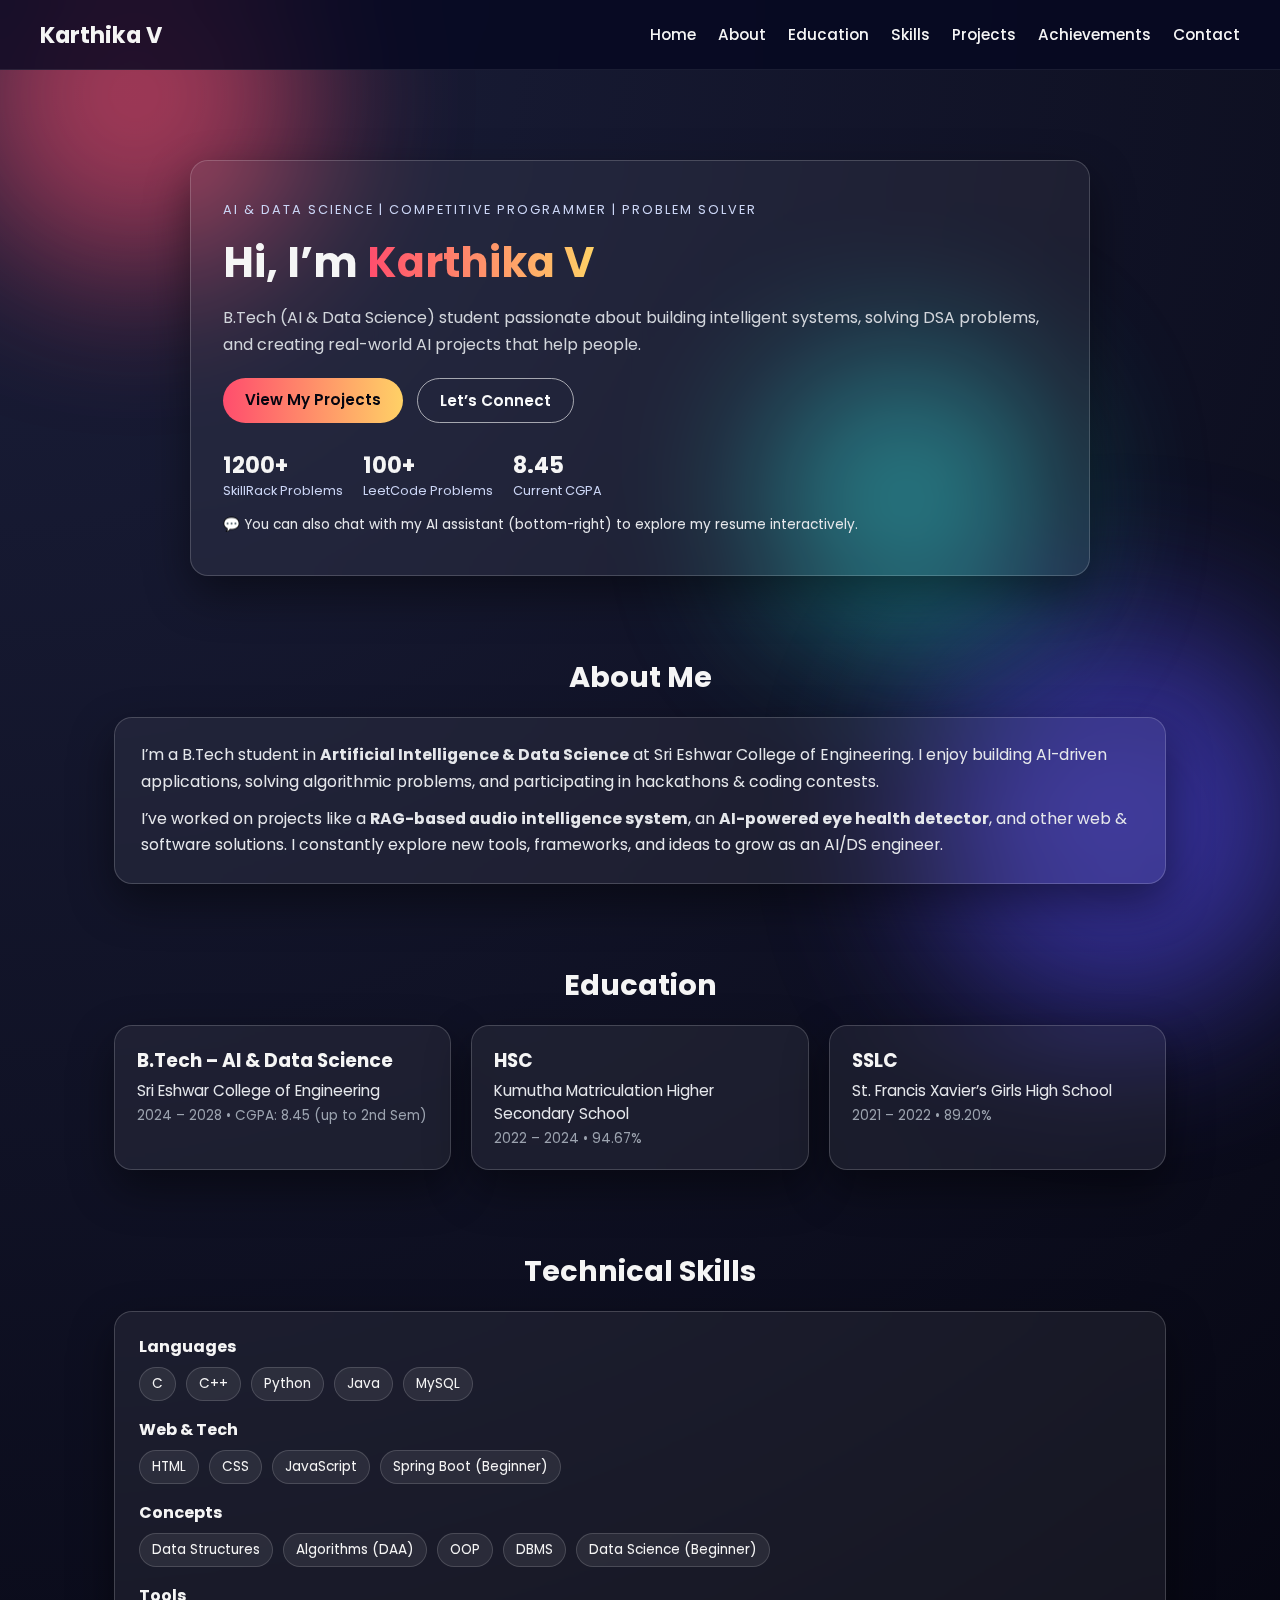
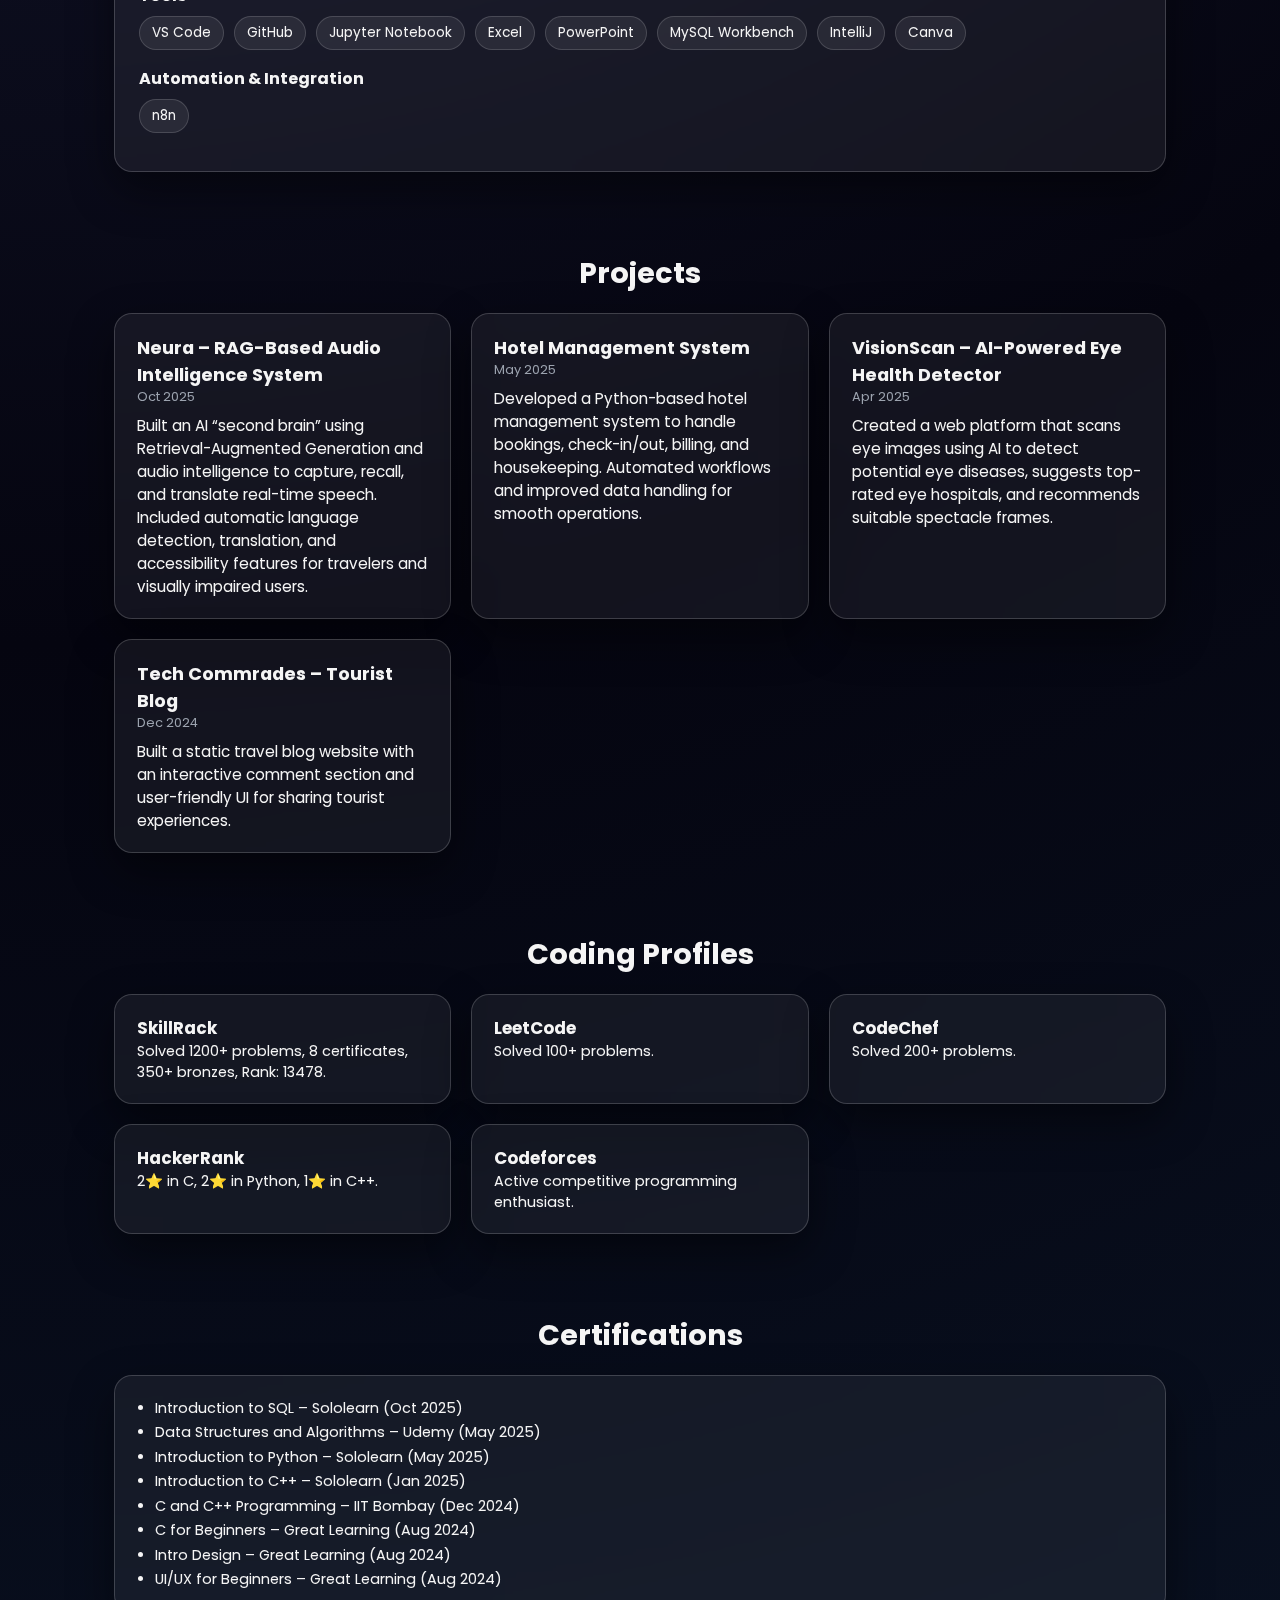
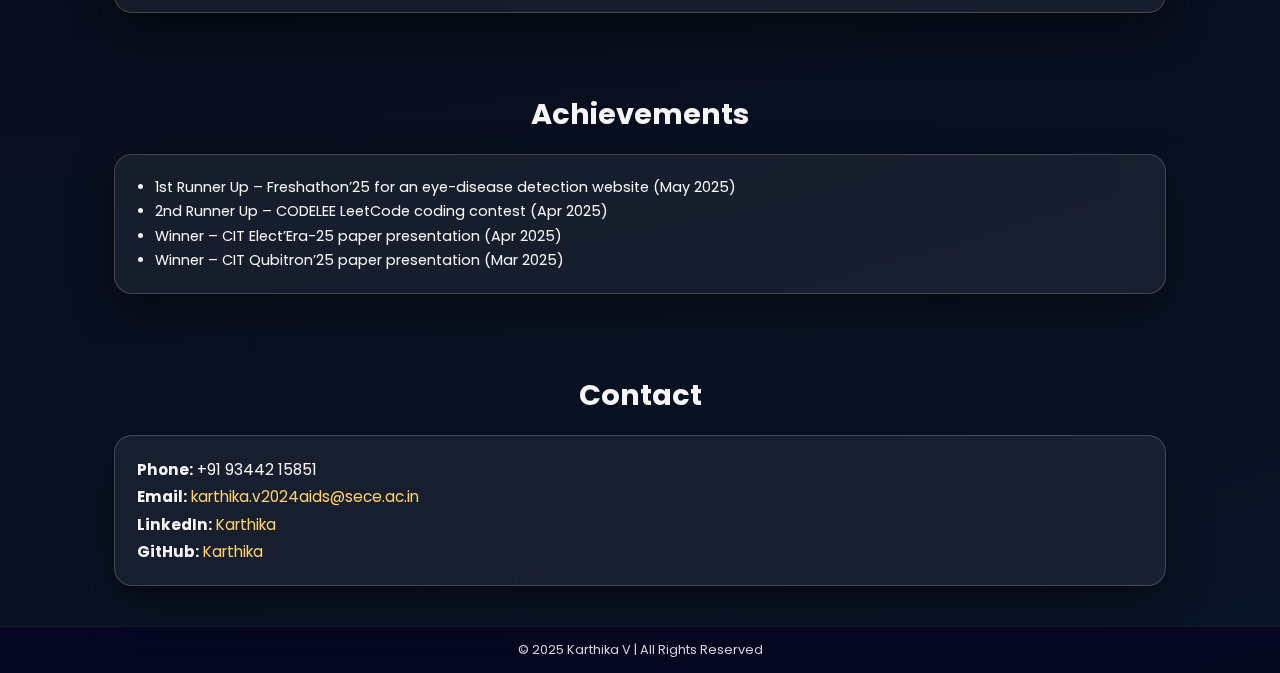
<file: index.html>
<!DOCTYPE html>
<html lang="en">
<head>
    <meta charset="UTF-8" />
    <meta name="viewport" content="width=device-width, initial-scale=1.0" />
    <title>Karthika V | Portfolio</title>
    <link rel="stylesheet" href="style.css" />
    <!-- Google Font -->
    <link href="https://fonts.googleapis.com/css2?family=Poppins:wght@300;400;500;600;700&display=swap" rel="stylesheet">
</head>
<body>

    <!-- ========== NAVBAR ========== -->
    <header class="navbar">
        <div class="nav-logo">Karthika V</div>
        <nav>
            <ul class="nav-links">
                <li><a href="#hero">Home</a></li>
                <li><a href="#about">About</a></li>
                <li><a href="#education">Education</a></li>
                <li><a href="#skills">Skills</a></li>
                <li><a href="#projects">Projects</a></li>
                <li><a href="#achievements">Achievements</a></li>
                <li><a href="#contact">Contact</a></li>
            </ul>
        </nav>
    </header>

    <!-- Background gradient blobs -->
    <div class="bg-blob blob-1"></div>
    <div class="bg-blob blob-2"></div>
    <div class="bg-blob blob-3"></div>

    <!-- ========== HERO SECTION ========== -->
    <section id="hero" class="hero-section">
        <div class="hero-content glass-card">
            <p class="hero-tag">AI & Data Science | Competitive Programmer | Problem Solver</p>
            <h1>Hi, I’m <span>Karthika V</span></h1>
            <p class="hero-subtitle">
                B.Tech (AI & Data Science) student passionate about building intelligent systems,
                solving DSA problems, and creating real-world AI projects that help people.
            </p>

            <div class="hero-buttons">
                <a href="#projects" class="btn primary-btn">View My Projects</a>
                <a href="#contact" class="btn outline-btn">Let’s Connect</a>
            </div>

            <div class="hero-stats">
                <div class="stat">
                    <h3>1200+</h3>
                    <p>SkillRack Problems</p>
                </div>
                <div class="stat">
                    <h3>100+</h3>
                    <p>LeetCode Problems</p>
                </div>
                <div class="stat">
                    <h3>8.45</h3>
                    <p>Current CGPA</p>
                </div>
            </div>

            <p class="hero-chat-hint">
                💬 You can also chat with my AI assistant (bottom-right) to explore my resume interactively.
            </p>
        </div>
    </section>

    <!-- ========== ABOUT ========== -->
    <section id="about" class="section">
        <h2 class="section-title">About Me</h2>
        <div class="section-content glass-card about-card">
            <p>
                I’m a B.Tech student in <strong>Artificial Intelligence & Data Science</strong> at
                Sri Eshwar College of Engineering. I enjoy building AI-driven applications,
                solving algorithmic problems, and participating in hackathons & coding contests.
            </p>
            <p>
                I’ve worked on projects like a <strong>RAG-based audio intelligence system</strong>,
                an <strong>AI-powered eye health detector</strong>, and other web & software solutions.
                I constantly explore new tools, frameworks, and ideas to grow as an AI/DS engineer.
            </p>
        </div>
    </section>

    <!-- ========== EDUCATION ========== -->
    <section id="education" class="section">
        <h2 class="section-title">Education</h2>
        <div class="cards-grid">
            <div class="glass-card edu-card">
                <h3>B.Tech – AI & Data Science</h3>
                <p class="edu-inst">Sri Eshwar College of Engineering</p>
                <p class="edu-meta">2024 – 2028 • CGPA: 8.45 (up to 2nd Sem)</p>
            </div>
            <div class="glass-card edu-card">
                <h3>HSC</h3>
                <p class="edu-inst">Kumutha Matriculation Higher Secondary School</p>
                <p class="edu-meta">2022 – 2024 • 94.67%</p>
            </div>
            <div class="glass-card edu-card">
                <h3>SSLC</h3>
                <p class="edu-inst">St. Francis Xavier’s Girls High School</p>
                <p class="edu-meta">2021 – 2022 • 89.20%</p>
            </div>
        </div>
    </section>

    <!-- ========== SKILLS ========== -->
    <section id="skills" class="section">
        <h2 class="section-title">Technical Skills</h2>

        <div class="skills-wrapper glass-card">
            <div class="skills-group">
                <h3>Languages</h3>
                <div class="skill-chips">
                    <span>C</span>
                    <span>C++</span>
                    <span>Python</span>
                    <span>Java</span>
                    <span>MySQL</span>
                </div>
            </div>

            <div class="skills-group">
                <h3>Web & Tech</h3>
                <div class="skill-chips">
                    <span>HTML</span>
                    <span>CSS</span>
                    <span>JavaScript</span>
                    <span>Spring Boot (Beginner)</span>
                </div>
            </div>

            <div class="skills-group">
                <h3>Concepts</h3>
                <div class="skill-chips">
                    <span>Data Structures</span>
                    <span>Algorithms (DAA)</span>
                    <span>OOP</span>
                    <span>DBMS</span>
                    <span>Data Science (Beginner)</span>
                </div>
            </div>

            <div class="skills-group">
                <h3>Tools</h3>
                <div class="skill-chips">
                    <span>VS Code</span>
                    <span>GitHub</span>
                    <span>Jupyter Notebook</span>
                    <span>Excel</span>
                    <span>PowerPoint</span>
                    <span>MySQL Workbench</span>
                    <span>IntelliJ</span>
                    <span>Canva</span>
                </div>
            </div>

            <div class="skills-group">
                <h3>Automation & Integration</h3>
                <div class="skill-chips">
                    <span>n8n</span>
                </div>
            </div>
        </div>
    </section>

    <!-- ========== PROJECTS ========== -->
    <section id="projects" class="section">
        <h2 class="section-title">Projects</h2>
        <div class="cards-grid">
            <div class="glass-card project-card">
                <h3>Neura – RAG-Based Audio Intelligence System</h3>
                <p class="project-date">Oct 2025</p>
                <p>
                    Built an AI “second brain” using Retrieval-Augmented Generation and audio intelligence
                    to capture, recall, and translate real-time speech. Included automatic language detection,
                    translation, and accessibility features for travelers and visually impaired users.
                </p>
            </div>

            <div class="glass-card project-card">
                <h3>Hotel Management System</h3>
                <p class="project-date">May 2025</p>
                <p>
                    Developed a Python-based hotel management system to handle bookings, check-in/out,
                    billing, and housekeeping. Automated workflows and improved data handling for smooth operations.
                </p>
            </div>

            <div class="glass-card project-card">
                <h3>VisionScan – AI-Powered Eye Health Detector</h3>
                <p class="project-date">Apr 2025</p>
                <p>
                    Created a web platform that scans eye images using AI to detect potential eye diseases,
                    suggests top-rated eye hospitals, and recommends suitable spectacle frames.
                </p>
            </div>

            <div class="glass-card project-card">
                <h3>Tech Commrades – Tourist Blog</h3>
                <p class="project-date">Dec 2024</p>
                <p>
                    Built a static travel blog website with an interactive comment section and
                    user-friendly UI for sharing tourist experiences.
                </p>
            </div>
        </div>
    </section>

    <!-- ========== CODING PROFILES ========== -->
    <section class="section">
        <h2 class="section-title">Coding Profiles</h2>
        <div class="cards-grid">
            <div class="glass-card coding-card">
                <h3>SkillRack</h3>
                <p>Solved 1200+ problems, 8 certificates, 350+ bronzes, Rank: 13478.</p>
            </div>
            <div class="glass-card coding-card">
                <h3>LeetCode</h3>
                <p>Solved 100+ problems.</p>
            </div>
            <div class="glass-card coding-card">
                <h3>CodeChef</h3>
                <p>Solved 200+ problems.</p>
            </div>
            <div class="glass-card coding-card">
                <h3>HackerRank</h3>
                <p>2⭐ in C, 2⭐ in Python, 1⭐ in C++.</p>
            </div>
            <div class="glass-card coding-card">
                <h3>Codeforces</h3>
                <p>Active competitive programming enthusiast.</p>
            </div>
        </div>
    </section>

    <!-- ========== CERTIFICATIONS ========== -->
    <section class="section">
        <h2 class="section-title">Certifications</h2>
        <div class="glass-card cert-card">
            <ul>
                <li>Introduction to SQL – Sololearn (Oct 2025)</li>
                <li>Data Structures and Algorithms – Udemy (May 2025)</li>
                <li>Introduction to Python – Sololearn (May 2025)</li>
                <li>Introduction to C++ – Sololearn (Jan 2025)</li>
                <li>C and C++ Programming – IIT Bombay (Dec 2024)</li>
                <li>C for Beginners – Great Learning (Aug 2024)</li>
                <li>Intro Design – Great Learning (Aug 2024)</li>
                <li>UI/UX for Beginners – Great Learning (Aug 2024)</li>
            </ul>
        </div>
    </section>

    <!-- ========== ACHIEVEMENTS ========== -->
    <section id="achievements" class="section">
        <h2 class="section-title">Achievements</h2>
        <div class="glass-card cert-card">
            <ul>
                <li>1st Runner Up – Freshathon’25 for an eye-disease detection website (May 2025)</li>
                <li>2nd Runner Up – CODELEE LeetCode coding contest (Apr 2025)</li>
                <li>Winner – CIT Elect’Era-25 paper presentation (Apr 2025)</li>
                <li>Winner – CIT Qubitron’25 paper presentation (Mar 2025)</li>
            </ul>
        </div>
    </section>

    <!-- ========== CONTACT ========== -->
    <section id="contact" class="section">
        <h2 class="section-title">Contact</h2>
        <div class="glass-card contact-card">
            <p><strong>Phone:</strong> +91 93442 15851</p>
            <p><strong>Email:</strong> <a href="mailto:karthika.v2024aids@sece.ac.in">karthika.v2024aids@sece.ac.in</a></p>
            <p><strong>LinkedIn:</strong> <a href="#" target="_blank">Karthika</a> <!-- replace # with your URL --></p>
            <p><strong>GitHub:</strong> <a href="#" target="_blank">Karthika</a> <!-- replace # with your URL --></p>
        </div>
    </section>

    <!-- ========== FOOTER ========== -->
    <footer class="footer">
        © 2025 Karthika V | All Rights Reserved
    </footer>

    <!-- ========== CHATBASE CHATBOT (your bot) ========== -->
    <script>
        (function(){
            if(!window.chatbase || window.chatbase("getState") !== "initialized"){
                window.chatbase = (...arguments) => {
                    if(!window.chatbase.q){ window.chatbase.q = []; }
                    window.chatbase.q.push(arguments);
                };
                window.chatbase = new Proxy(window.chatbase, {
                    get(target, prop){
                        if(prop === "q"){ return target.q; }
                        return (...args) => target(prop, ...args);
                    }
                });
            }
            const onLoad = function(){
                const script = document.createElement("script");
                script.src = "https://www.chatbase.co/embed.min.js";
                script.id = "jaDpOt5X9d4jOdUzJWwAh"; 
                script.domain = "www.chatbase.co";
                document.body.appendChild(script);
            };
            if(document.readyState === "complete"){ onLoad(); }
            else { window.addEventListener("load", onLoad); }
        })();
    </script>

</body>
</html>
</file>
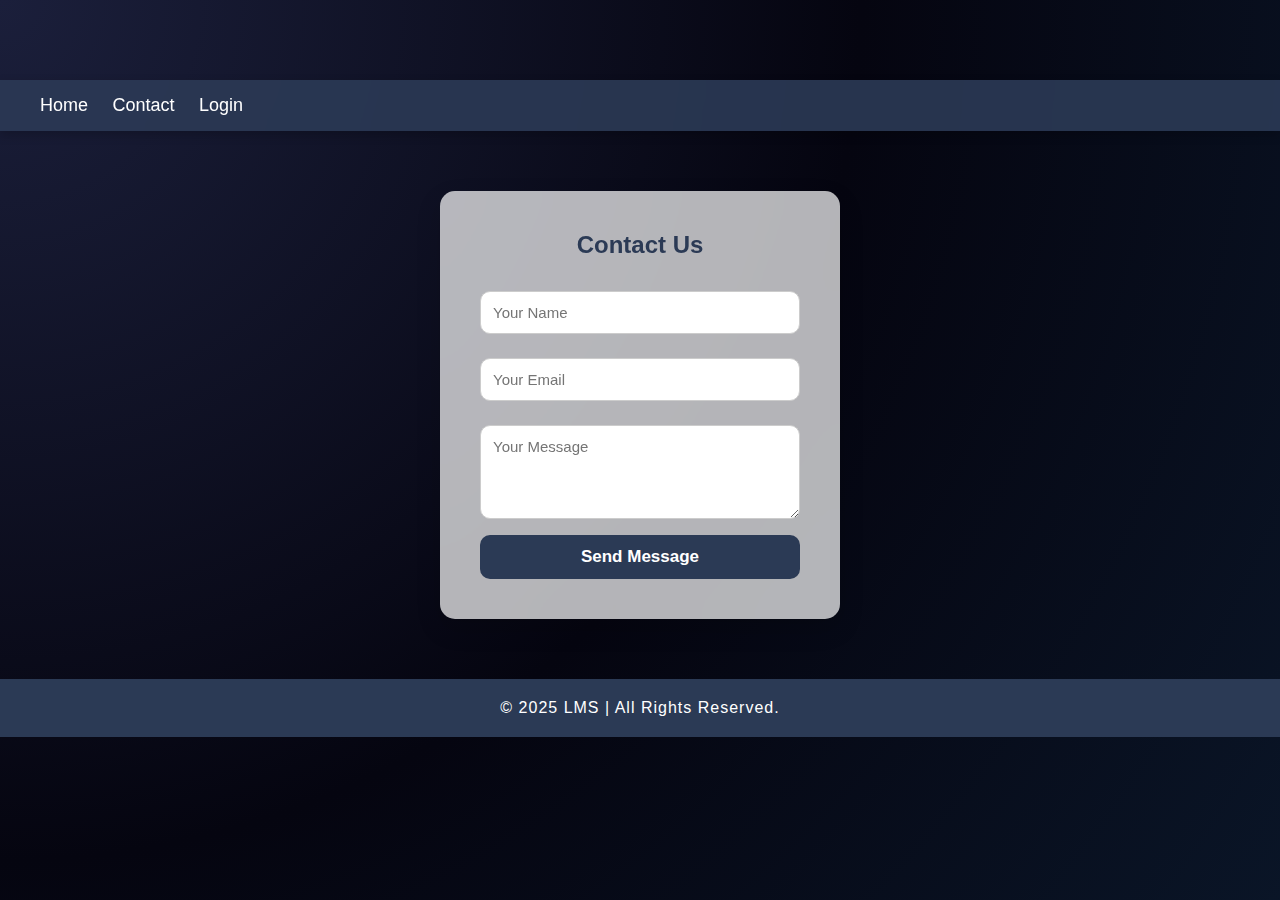
<file: contact.html>
<!DOCTYPE html>
<html lang="en">
<head>
    <meta charset="UTF-8">
    <meta name="viewport" content="width=device-width, initial-scale=1.0">
    <title>LMS - Contact</title>
    <link rel="stylesheet" href="styles.css">
</head>
<body>

<nav>
    <a href="home.html">Home</a>
    <a href="contact.html">Contact</a>
    <a href="login.html">Login</a>
</nav>

<div class="container">
    <h2>Contact Us</h2>

    <form>
        <input type="text" placeholder="Your Name" required>
        <input type="email" placeholder="Your Email" required>
        <textarea rows="4" placeholder="Your Message" required></textarea>
        <button type="submit">Send Message</button>
    </form>
</div>

<footer>
    <p>© 2025 LMS | All Rights Reserved.</p>
</footer>

</body>
</html>
</file>
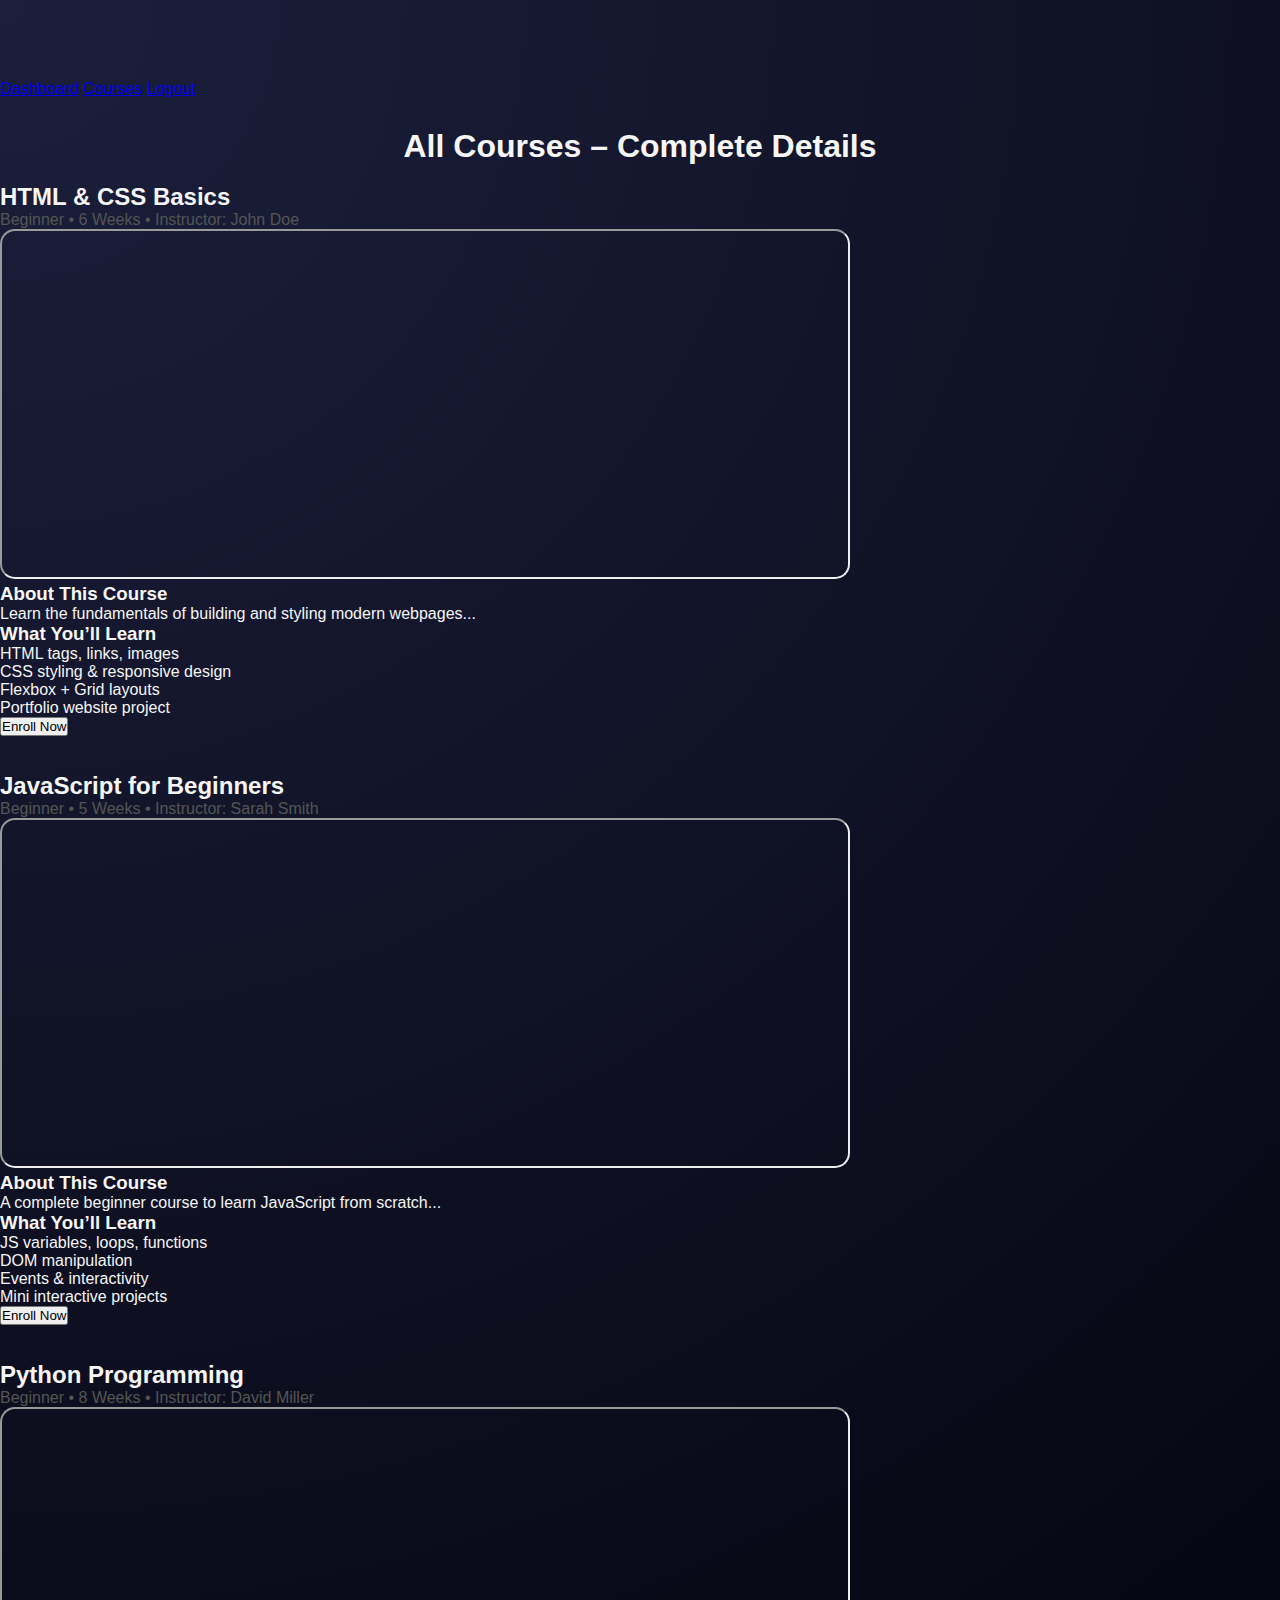
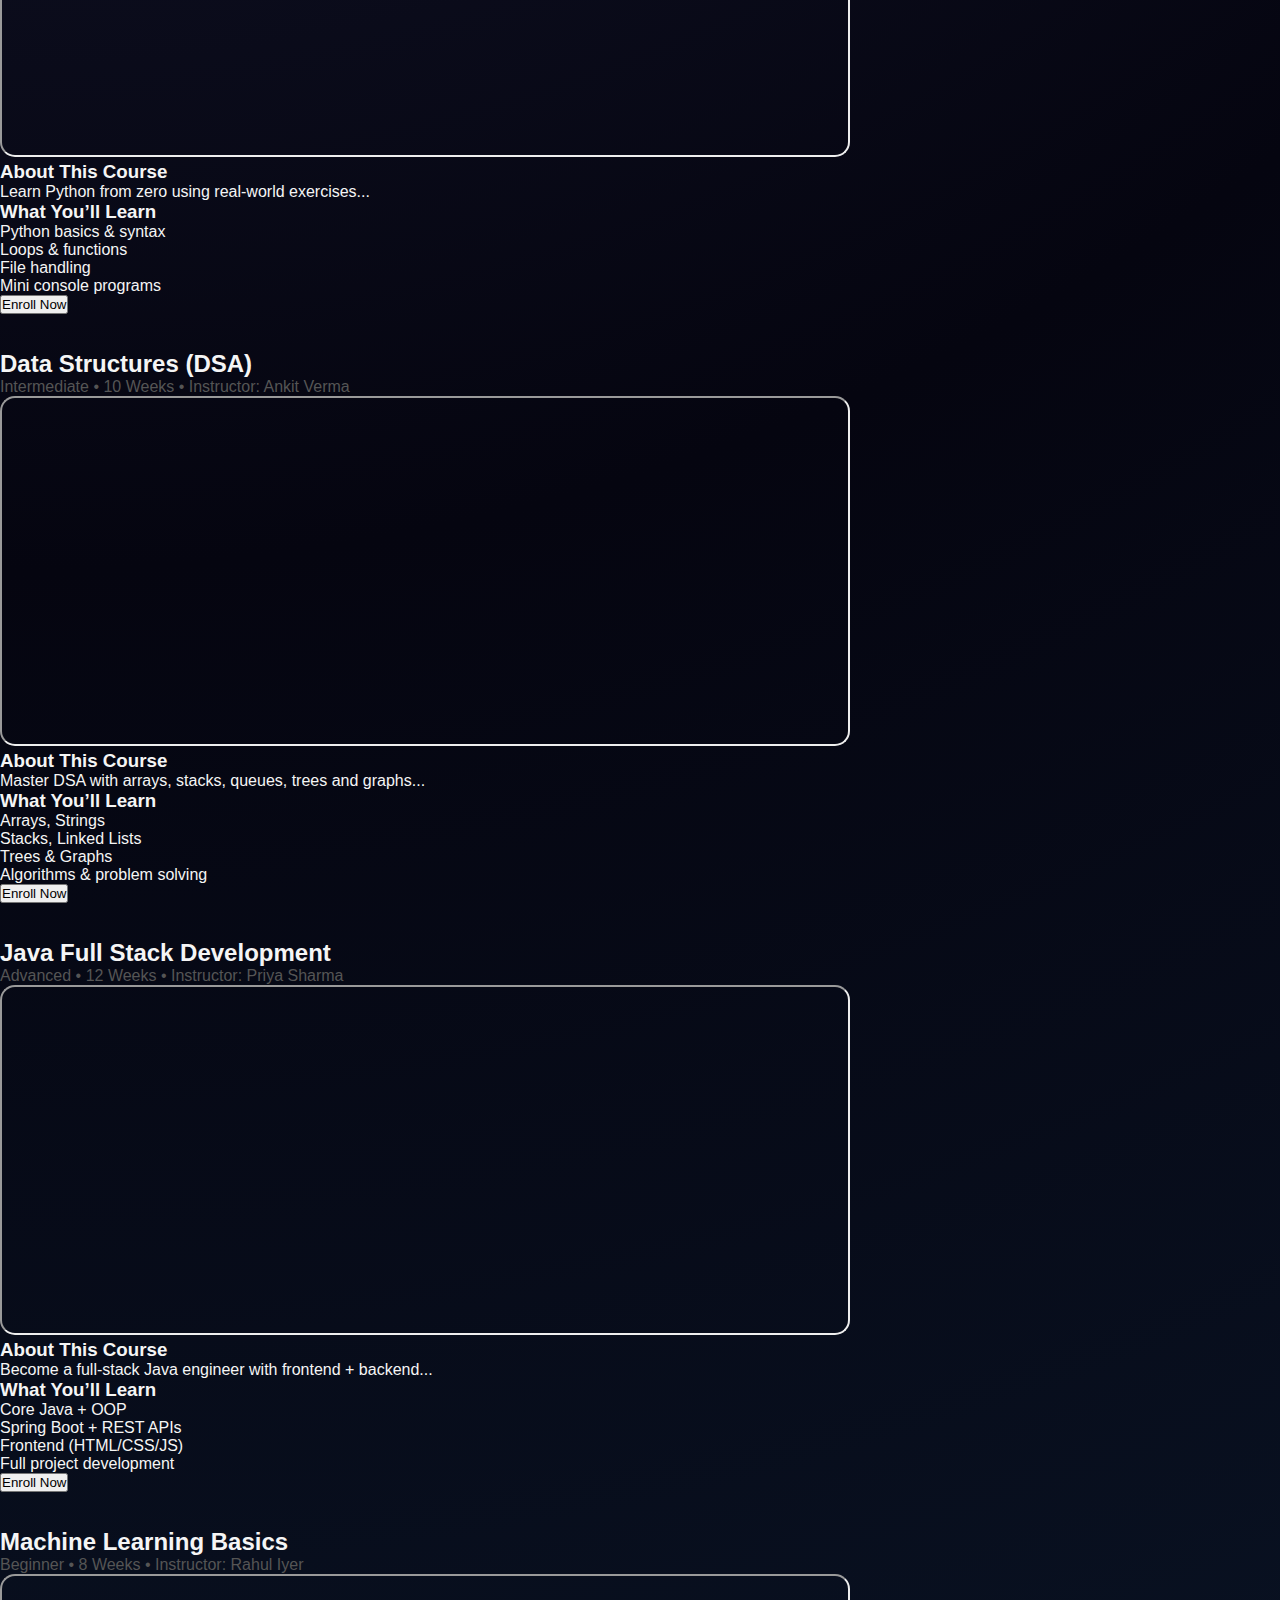
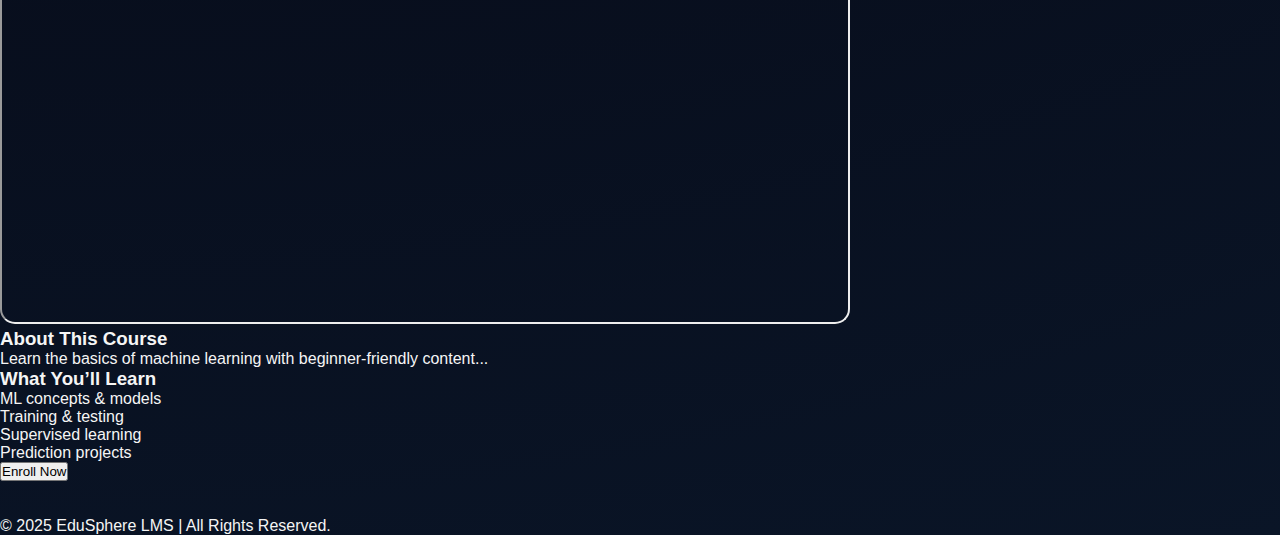
<file: course-details.html>
<!DOCTYPE html>
<html lang="en">
<head>
    <meta charset="UTF-8" />
    <meta name="viewport" content="width=device-width, initial-scale=1.0" />
    <title>All Course Details</title>
    <link rel="stylesheet" href="style.css" />
</head>

<body>

<!-- NAVBAR -->
<nav>
  <a href="dashboard.html">Dashboard</a>
  <a href="courses.html">Courses</a>
  <a href="index.html">Logout</a>
</nav>

<h1 style="text-align:center; margin-top:30px;">All Courses – Complete Details</h1>

<br>

<!-- =======================
     COURSE 1: HTML & CSS
======================== -->
<div class="container" style="width:850px;">
  <h2>HTML & CSS Basics</h2>
  <p style="color:#555">Beginner • 6 Weeks • Instructor: John Doe</p>

  <iframe width="100%" height="350"
    src="https://www.youtube.com/embed/pQN-pnXPaVg"
    allowfullscreen style="border-radius:15px;">
  </iframe>

  <h3>About This Course</h3>
  <p>Learn the fundamentals of building and styling modern webpages...</p>

  <h3>What You’ll Learn</h3>
  <ul>
    <li>HTML tags, links, images</li>
    <li>CSS styling & responsive design</li>
    <li>Flexbox + Grid layouts</li>
    <li>Portfolio website project</li>
  </ul>

  <a href="enroll.html"><button>Enroll Now</button></a>
</div>

<br><br>

<!-- =======================
     COURSE 2: JavaScript
======================== -->
<div class="container" style="width:850px;">
  <h2>JavaScript for Beginners</h2>
  <p style="color:#555">Beginner • 5 Weeks • Instructor: Sarah Smith</p>

  <iframe width="100%" height="350"
    src="https://www.youtube.com/embed/W6NZfCO5SIk"
    allowfullscreen style="border-radius:15px;">
  </iframe>

  <h3>About This Course</h3>
  <p>A complete beginner course to learn JavaScript from scratch...</p>

  <h3>What You’ll Learn</h3>
  <ul>
    <li>JS variables, loops, functions</li>
    <li>DOM manipulation</li>
    <li>Events & interactivity</li>
    <li>Mini interactive projects</li>
  </ul>

  <a href="enroll.html"><button>Enroll Now</button></a>
</div>

<br><br>

<!-- =======================
     COURSE 3: Python
======================== -->
<div class="container" style="width:850px;">
  <h2>Python Programming</h2>
  <p style="color:#555">Beginner • 8 Weeks • Instructor: David Miller</p>

  <iframe width="100%" height="350"
    src="https://www.youtube.com/embed/kqtD5dpn9C8"
    allowfullscreen style="border-radius:15px;">
  </iframe>

  <h3>About This Course</h3>
  <p>Learn Python from zero using real-world exercises...</p>

  <h3>What You’ll Learn</h3>
  <ul>
    <li>Python basics & syntax</li>
    <li>Loops & functions</li>
    <li>File handling</li>
    <li>Mini console programs</li>
  </ul>

  <a href="enroll.html"><button>Enroll Now</button></a>
</div>

<br><br>

<!-- =======================
     COURSE 4: DSA
======================== -->
<div class="container" style="width:850px;">
  <h2>Data Structures (DSA)</h2>
  <p style="color:#555">Intermediate • 10 Weeks • Instructor: Ankit Verma</p>

  <iframe width="100%" height="350"
    src="https://www.youtube.com/embed/sVxBVvlnJsM"
    allowfullscreen style="border-radius:15px;">
  </iframe>

  <h3>About This Course</h3>
  <p>Master DSA with arrays, stacks, queues, trees and graphs...</p>

  <h3>What You’ll Learn</h3>
  <ul>
    <li>Arrays, Strings</li>
    <li>Stacks, Linked Lists</li>
    <li>Trees & Graphs</li>
    <li>Algorithms & problem solving</li>
  </ul>

  <a href="enroll.html"><button>Enroll Now</button></a>
</div>

<br><br>

<!-- =======================
     COURSE 5: Java Full Stack
======================== -->
<div class="container" style="width:850px;">
  <h2>Java Full Stack Development</h2>
  <p style="color:#555">Advanced • 12 Weeks • Instructor: Priya Sharma</p>

  <iframe width="100%" height="350"
    src="https://www.youtube.com/embed/9XJicRt_FaI"
    allowfullscreen style="border-radius:15px;">
  </iframe>

  <h3>About This Course</h3>
  <p>Become a full-stack Java engineer with frontend + backend...</p>

  <h3>What You’ll Learn</h3>
  <ul>
    <li>Core Java + OOP</li>
    <li>Spring Boot + REST APIs</li>
    <li>Frontend (HTML/CSS/JS)</li>
    <li>Full project development</li>
  </ul>

  <a href="enroll.html"><button>Enroll Now</button></a>
</div>

<br><br>

<!-- =======================
     COURSE 6: Machine Learning
======================== -->
<div class="container" style="width:850px;">
  <h2>Machine Learning Basics</h2>
  <p style="color:#555">Beginner • 8 Weeks • Instructor: Rahul Iyer</p>

  <iframe width="100%" height="350"
    src="https://www.youtube.com/embed/ukzFI9rgwfU"
    allowfullscreen style="border-radius:15px;">
  </iframe>

  <h3>About This Course</h3>
  <p>Learn the basics of machine learning with beginner-friendly content...</p>

  <h3>What You’ll Learn</h3>
  <ul>
    <li>ML concepts & models</li>
    <li>Training & testing</li>
    <li>Supervised learning</li>
    <li>Prediction projects</li>
  </ul>

  <a href="enroll.html"><button>Enroll Now</button></a>
</div>

<br><br>

<footer>
  <p>© 2025 EduSphere LMS | All Rights Reserved.</p>
</footer>

</body>
</html>
</file>
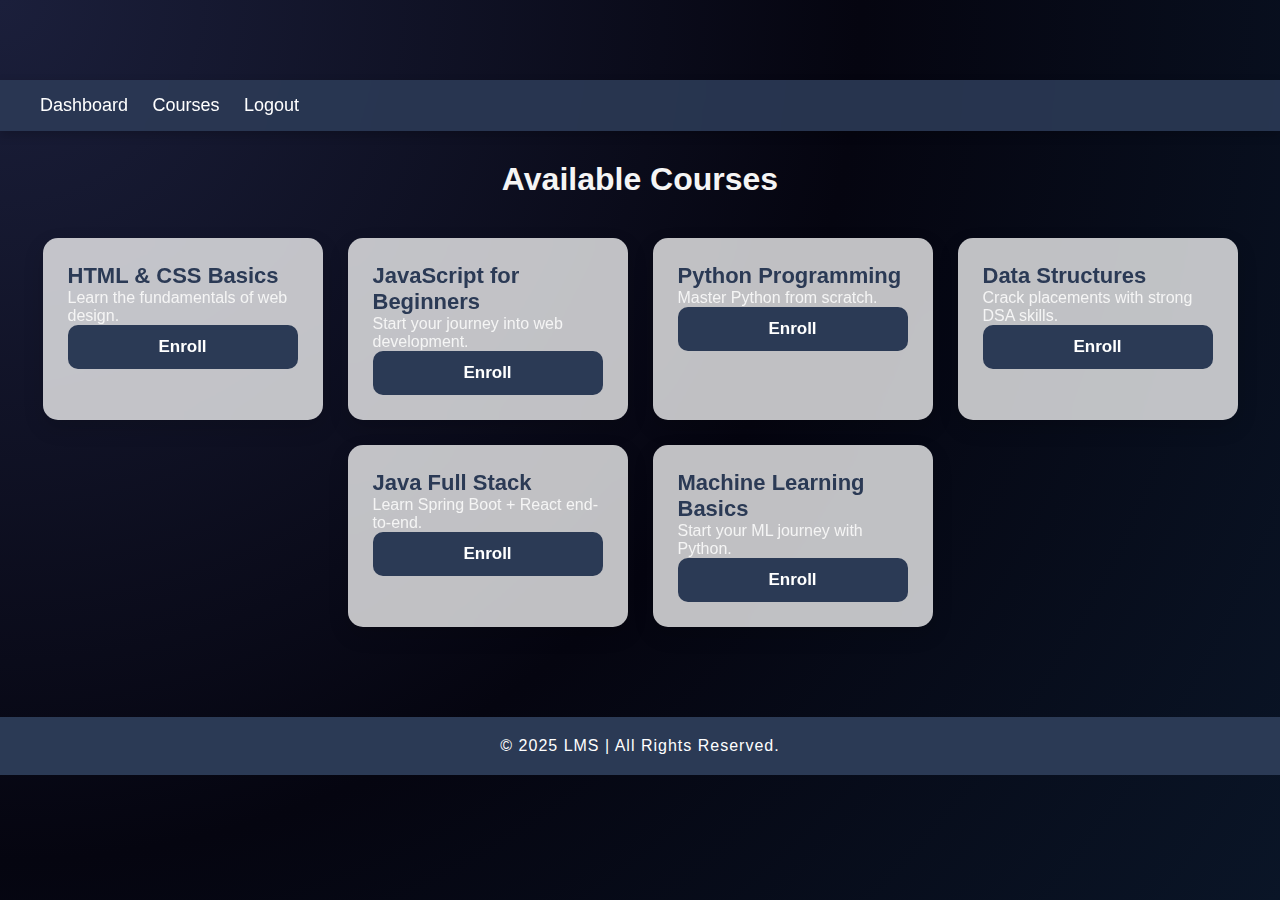
<file: courses.html>
<!DOCTYPE html>
<html lang="en">
<head>
    <meta charset="UTF-8">
    <meta name="viewport" content="width=device-width, initial-scale=1.0">
    <title>LMS - Courses</title>
    <link rel="stylesheet" href="styles.css">
</head>
<body>

<!-- NAVBAR -->
<nav>
    <a href="dashboard.html">Dashboard</a>
    <a href="courses.html">Courses</a>
    <a href="home.html">Logout</a>
</nav>

<!-- PAGE TITLE -->
<h1 style="text-align:center; margin-top:30px;">Available Courses</h1>

<!-- COURSE LIST -->
<div class="course-container">

    <!-- COURSE 1 -->
    <div class="course">
        <h3>HTML & CSS Basics</h3>
        <p>Learn the fundamentals of web design.</p>
        <a href="course-details.html">
            <button>Enroll</button>
        </a>
    </div>

    <!-- COURSE 2 -->
    <div class="course">
        <h3>JavaScript for Beginners</h3>
        <p>Start your journey into web development.</p>
        <a href="course-details.html">
            <button>Enroll</button>
        </a>
    </div>

    <!-- COURSE 3 -->
    <div class="course">
        <h3>Python Programming</h3>
        <p>Master Python from scratch.</p>
        <a href="course-details.html">
            <button>Enroll</button>
        </a>
    </div>

    <!-- COURSE 4 -->
    <div class="course">
        <h3>Data Structures</h3>
        <p>Crack placements with strong DSA skills.</p>
        <a href="course-details.html">
            <button>Enroll</button>
        </a>
    </div>

    <!-- COURSE 5 -->
    <div class="course">
        <h3>Java Full Stack</h3>
        <p>Learn Spring Boot + React end-to-end.</p>
        <a href="course-details.html">
            <button>Enroll</button>
        </a>
    </div>

    <!-- COURSE 6 -->
    <div class="course">
        <h3>Machine Learning Basics</h3>
        <p>Start your ML journey with Python.</p>
        <a href="course-details.html">
            <button>Enroll</button>
        </a>
    </div>

</div>

<!-- FOOTER -->
<footer>
    <p>© 2025 LMS | All Rights Reserved.</p>
</footer>

</body>
</html>
</file>
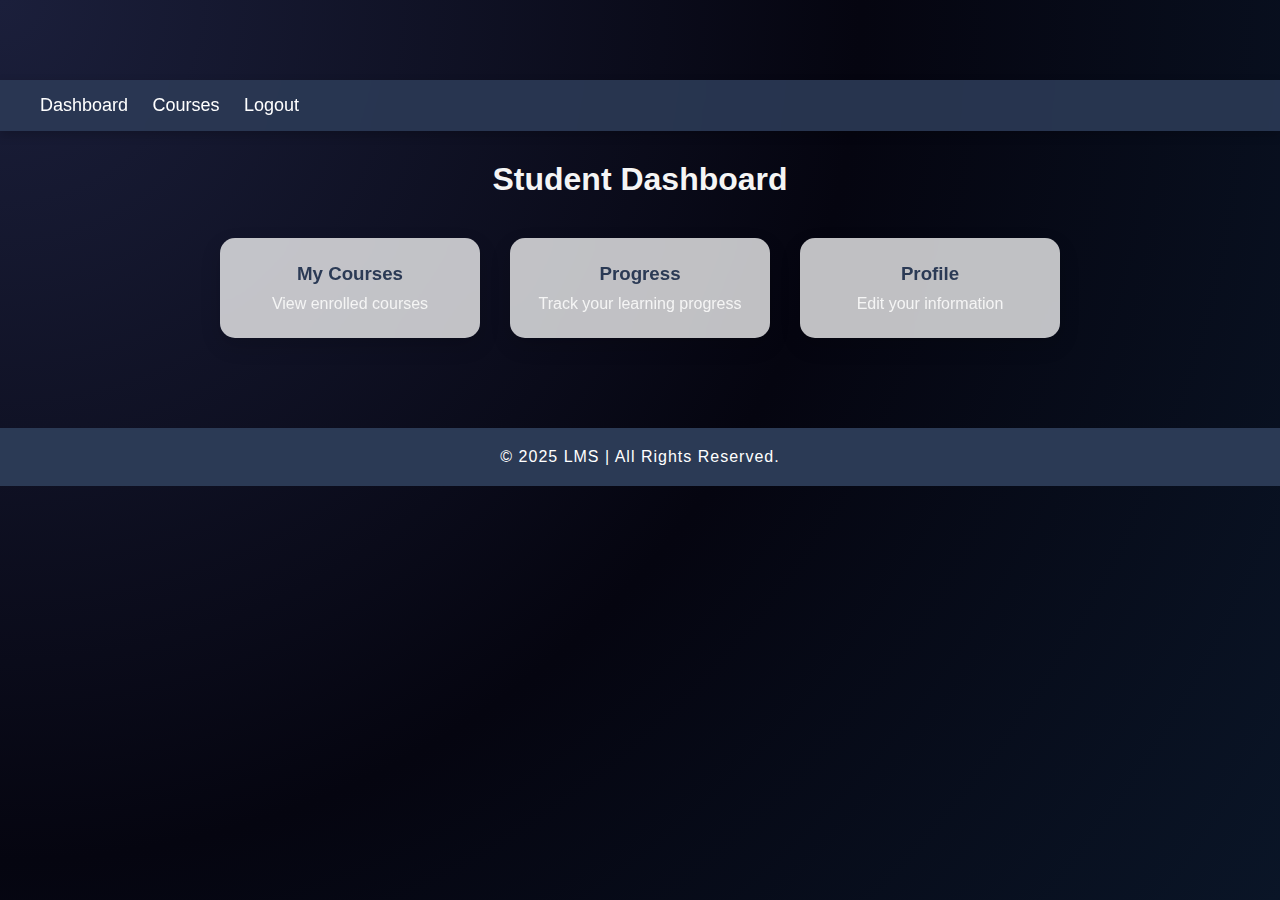
<file: dashboard.html>
<!DOCTYPE html>
<html lang="en">
<head>
    <meta charset="UTF-8">
    <meta name="viewport" content="width=device-width, initial-scale=1.0">
    <title>LMS - Dashboard</title>
    <link rel="stylesheet" href="styles.css">
</head>
<body>

<nav>
    <a href="dashboard.html">Dashboard</a>
    <a href="courses.html">Courses</a>
    <a href="home.html">Logout</a>
</nav>

<h1 style="text-align:center; margin-top:30px;">Student Dashboard</h1>

<div class="dashboard">
    <div class="card">
        <h3>My Courses</h3>
        <p>View enrolled courses</p>
    </div>

    <div class="card">
        <h3>Progress</h3>
        <p>Track your learning progress</p>
    </div>

    <div class="card">
        <h3>Profile</h3>
        <p>Edit your information</p>
    </div>
</div>

<footer>
    <p>© 2025 LMS | All Rights Reserved.</p>
</footer>

</body>
</html>
</file>
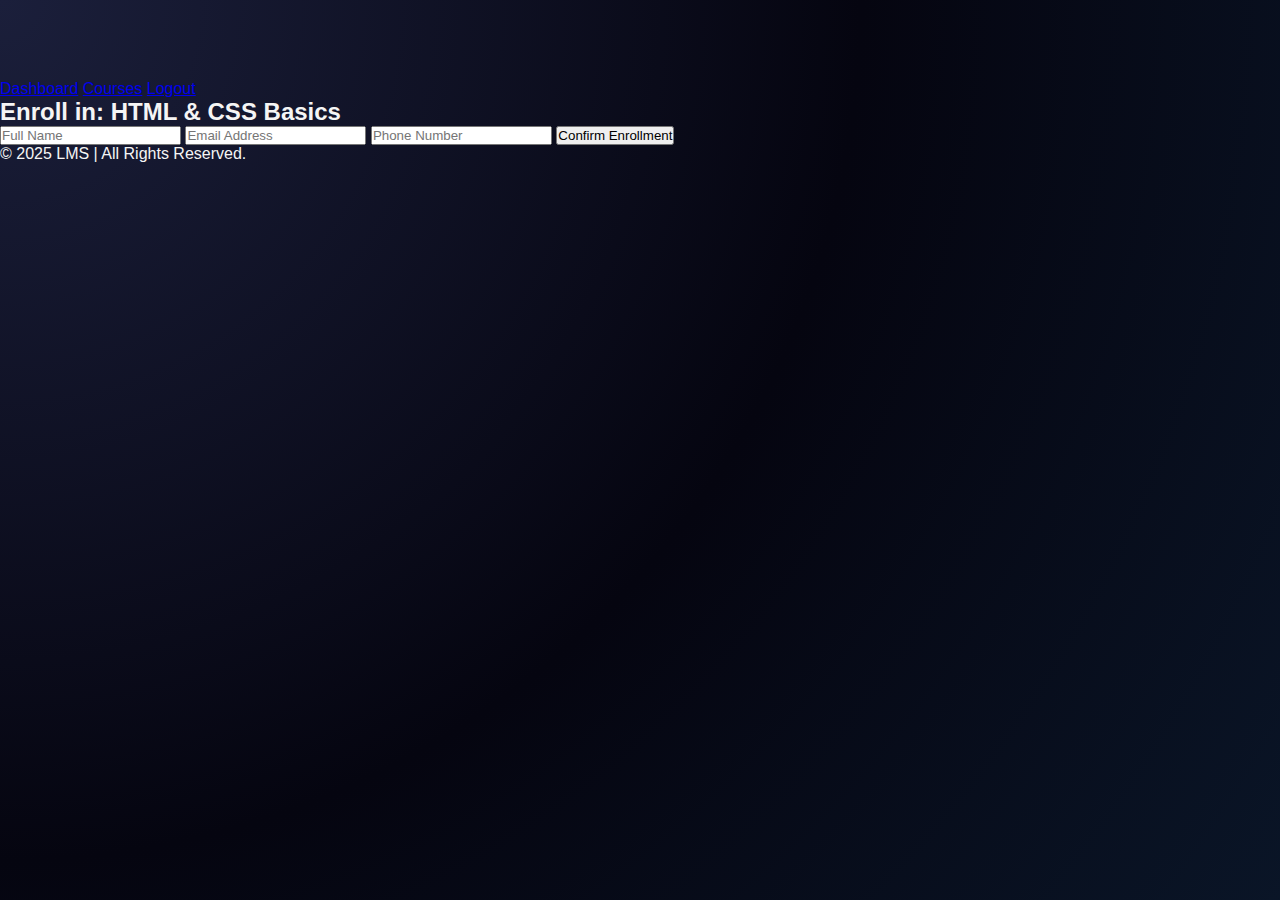
<file: enroll.html>
<!DOCTYPE html>
<html lang="en">
<head>
    <meta charset="UTF-8">
    <meta name="viewport" content="width=device-width, initial-scale=1.0">
    <title>LMS - Enroll</title>
    <link rel="stylesheet" href="style.css">
</head>
<body>

<nav>
    <a href="dashboard.html">Dashboard</a>
    <a href="courses.html">Courses</a>
    <a href="index.html">Logout</a>
</nav>

<div class="container">
    <h2>Enroll in: HTML & CSS Basics</h2>

    <form>
        <input type="text" placeholder="Full Name" required>
        <input type="email" placeholder="Email Address" required>
        <input type="text" placeholder="Phone Number" required>

        <button type="submit">Confirm Enrollment</button>
    </form>
</div>

<footer>
    <p>© 2025 LMS | All Rights Reserved.</p>
</footer>

</body>
</html>
</file>
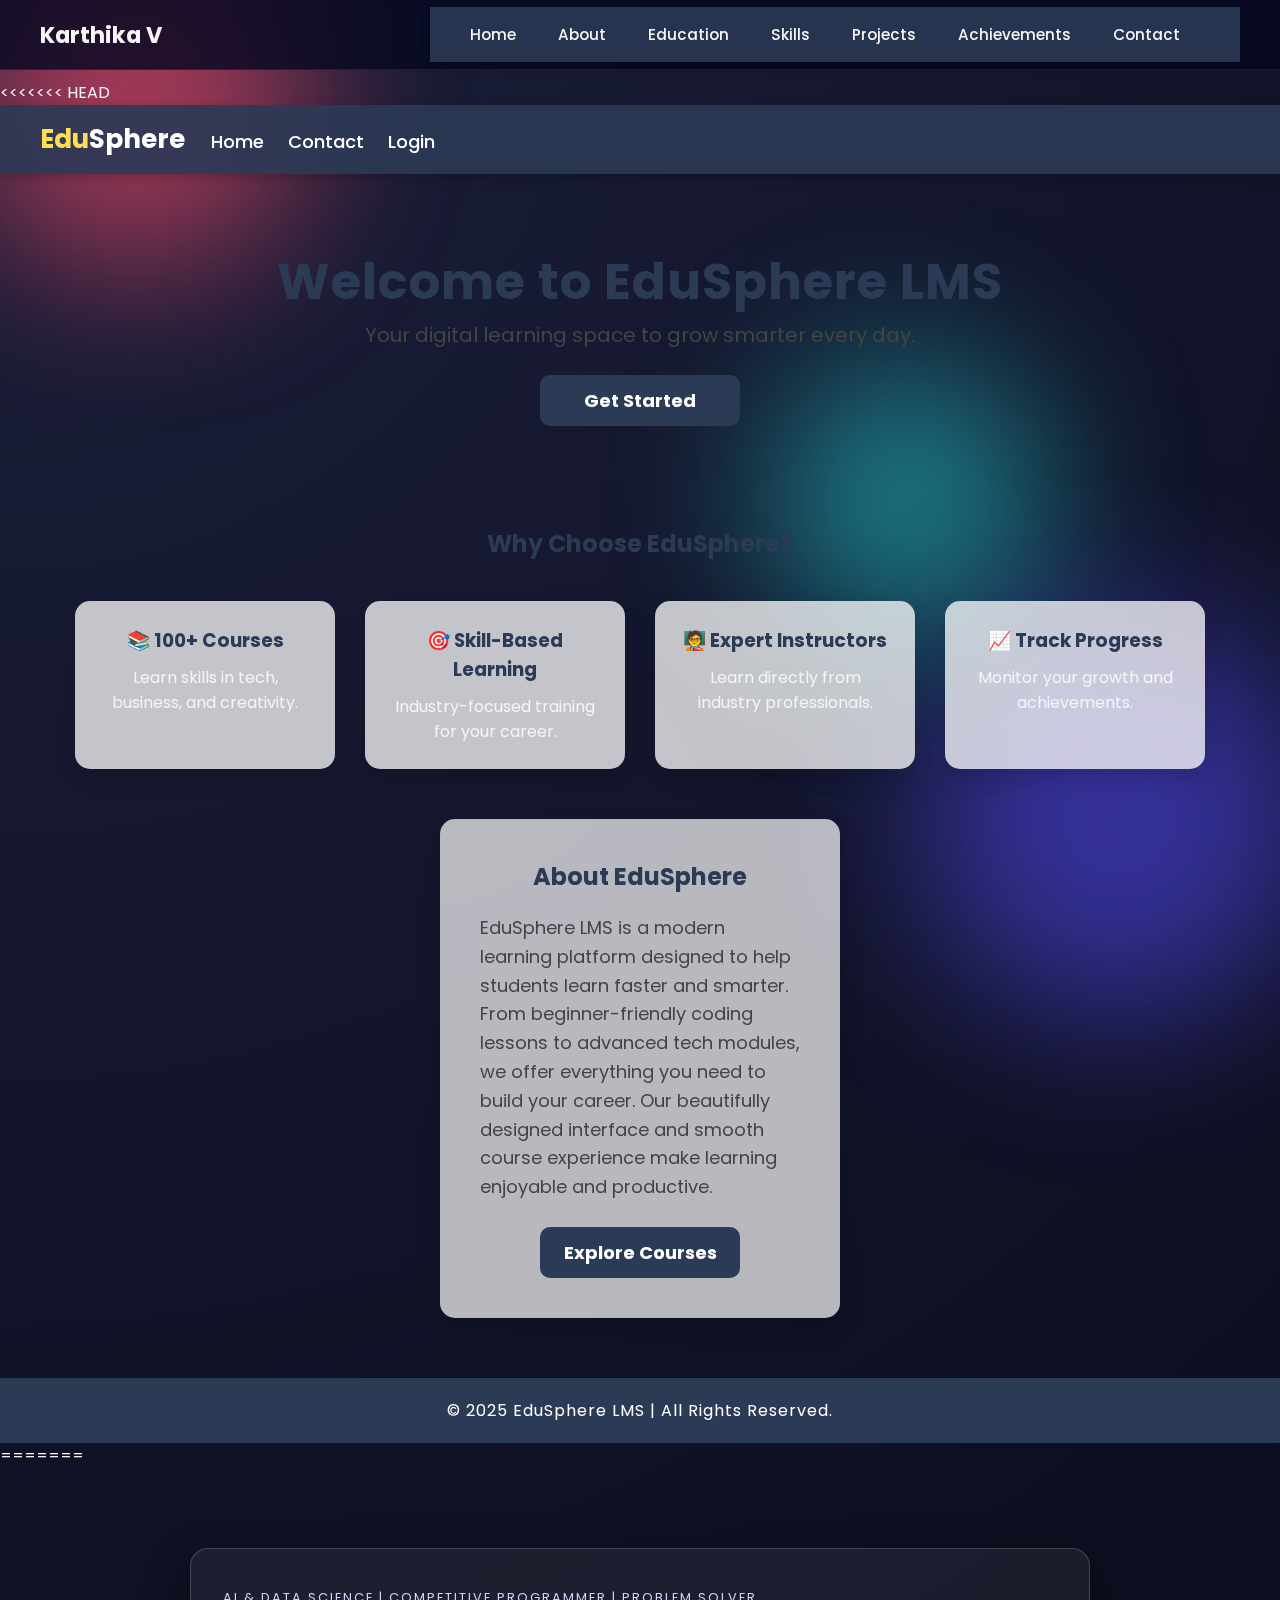
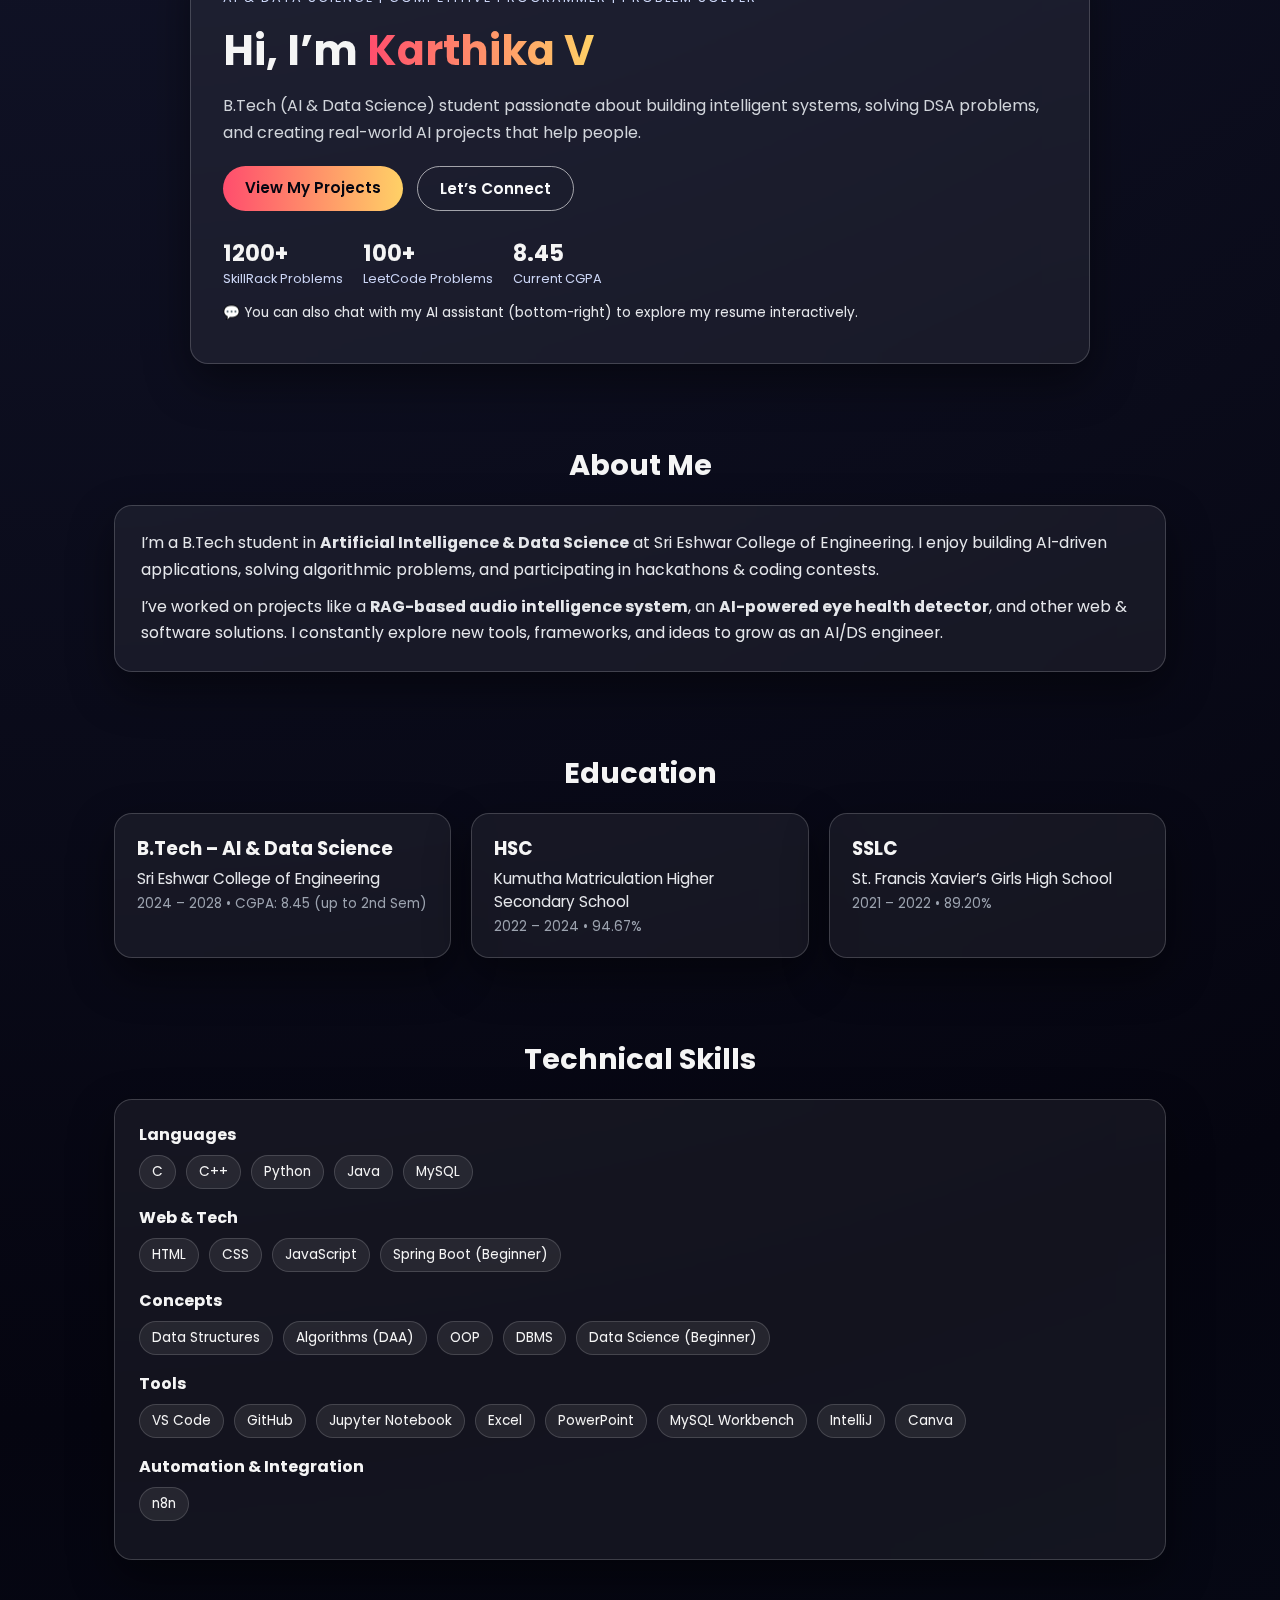
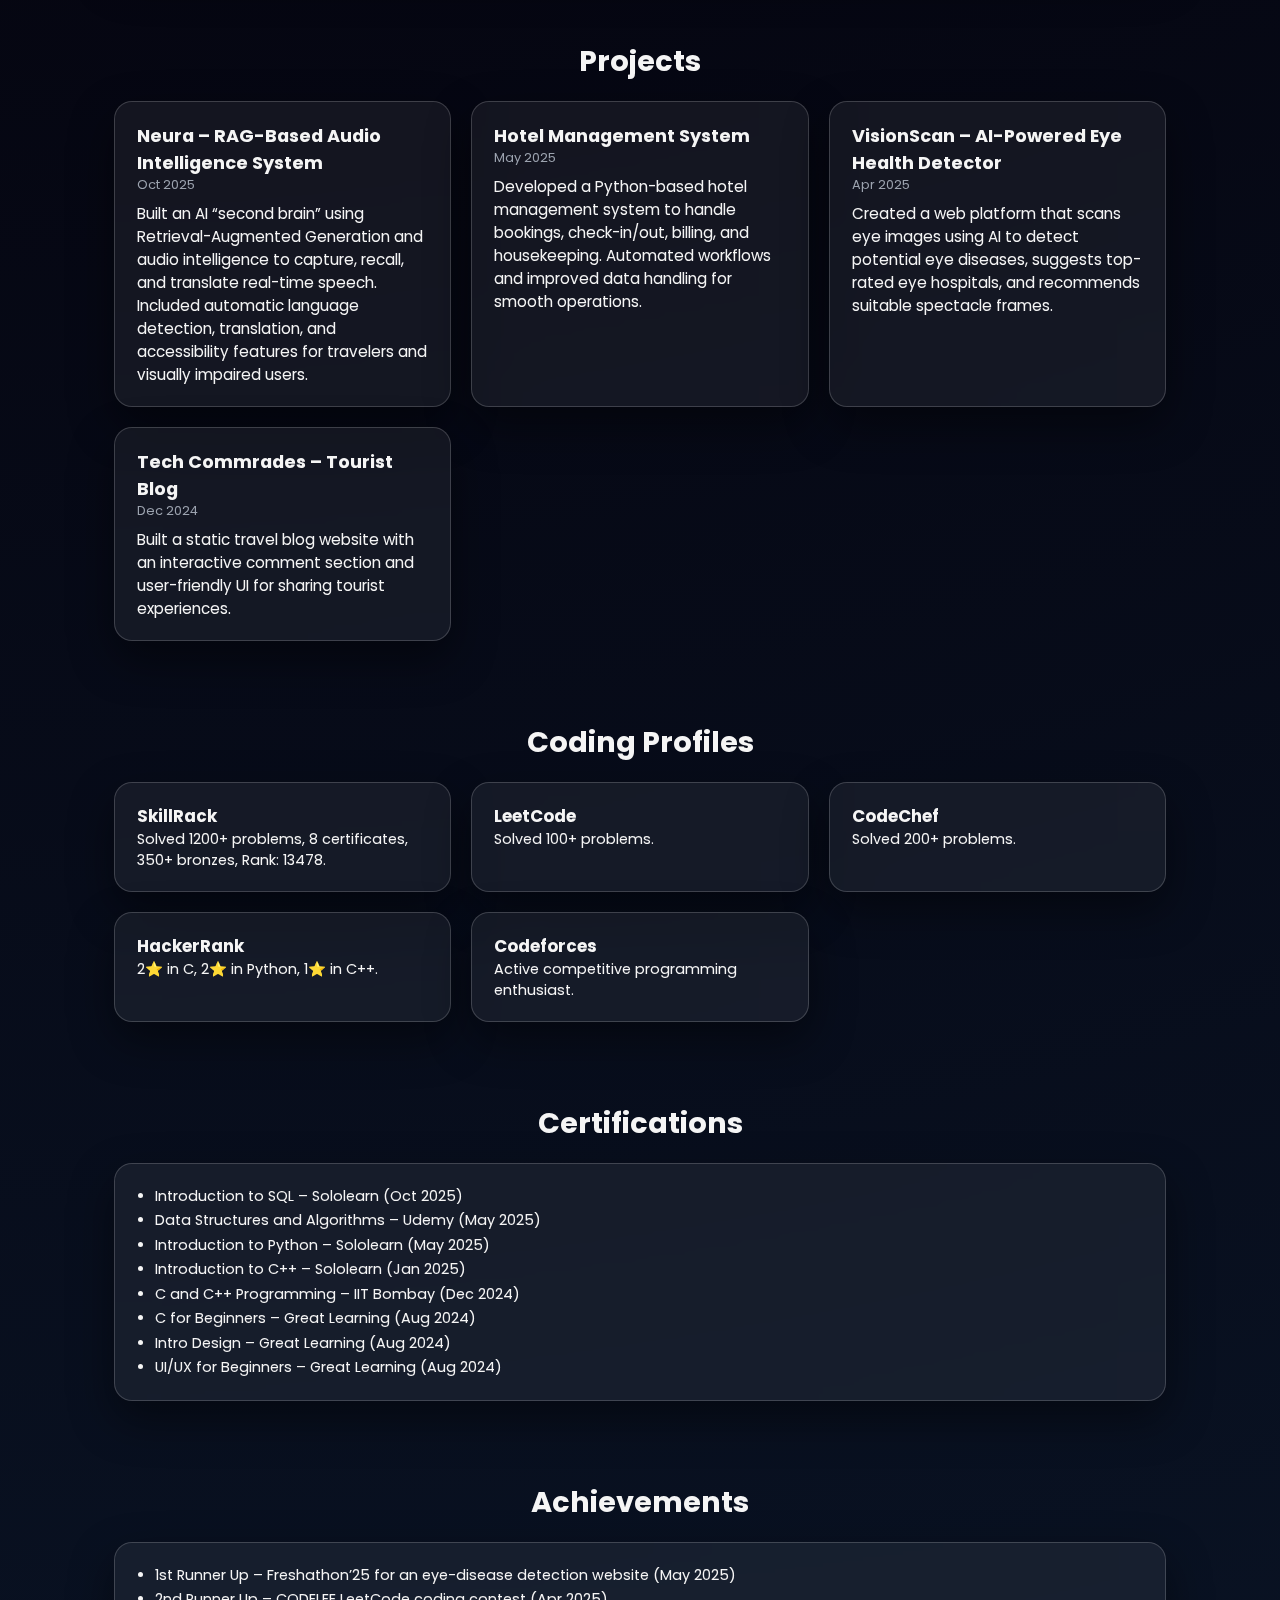
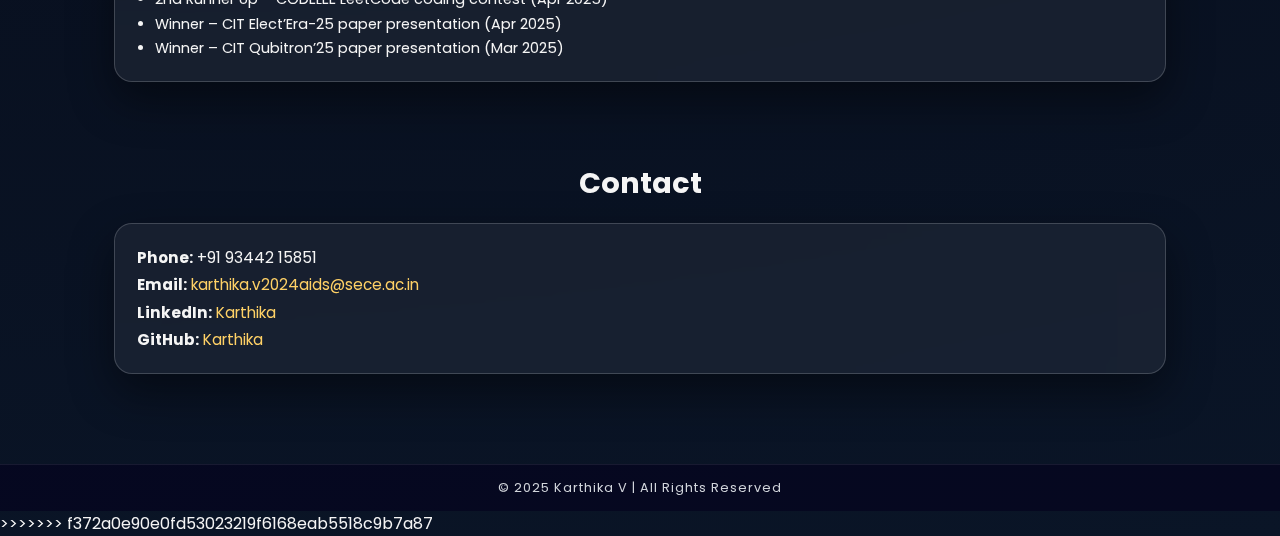
<file: home.html>
<<<<<<< HEAD
<!DOCTYPE html>
<html lang="en">
<head>
    <meta charset="UTF-8">
    <meta name="viewport" content="width=device-width, initial-scale=1.0">
    <title>EduSphere LMS - Home</title>
    <link rel="stylesheet" href="styles.css">
</head>
<body>

<!-- NAVBAR -->
<nav>
    <a href="home.html">
        <span style="font-weight:700; font-size:26px; color:white;">
            <span style="color:#ffdd57;">Edu</span>Sphere
        </span>
    </a>

    <a href="home.html">Home</a>
    <a href="contact.html">Contact</a>
    <a href="login.html">Login</a>
</nav>

<!-- HEADER / HERO SECTION -->
<div class="header">
    <h1>Welcome to EduSphere LMS</h1>
    <p>Your digital learning space to grow smarter every day.</p>

    <br>
    <a href="signup.html">
        <button style="width:200px; font-size:18px;">Get Started</button>
    </a>
</div>

<!-- FEATURES SECTION -->
<h2 style="text-align:center; margin-top:30px; color:#2b3a55;">Why Choose EduSphere?</h2>

<div class="dashboard">

    <div class="card">
        <h3>📚 100+ Courses</h3>
        <p>Learn skills in tech, business, and creativity.</p>
    </div>

    <div class="card">
        <h3>🎯 Skill-Based Learning</h3>
        <p>Industry-focused training for your career.</p>
    </div>

    <div class="card">
        <h3>🧑‍🏫 Expert Instructors</h3>
        <p>Learn directly from industry professionals.</p>
    </div>

    <div class="card">
        <h3>📈 Track Progress</h3>
        <p>Monitor your growth and achievements.</p>
    </div>

</div>

<!-- ABOUT SECTION -->
<div class="container" style="max-width:800px; padding:40px; margin-top:10px;">
    <h2 style="text-align:center; color:#2b3a55;">About EduSphere</h2>
    <p style="font-size:18px; line-height:1.6; color:#444; margin-top:15px;">
        EduSphere LMS is a modern learning platform designed to help students
        learn faster and smarter. From beginner-friendly coding lessons to
        advanced tech modules, we offer everything you need to build your career.
        Our beautifully designed interface and smooth course experience make
        learning enjoyable and productive.
    </p>

    <br>
    <div style="text-align:center;">
        <a href="courses.html">
            <button style="width:200px; font-size:18px;">Explore Courses</button>
        </a>
    </div>
</div>

<!-- FOOTER -->
<footer>
    <p>© 2025 EduSphere LMS | All Rights Reserved.</p>
</footer>

</body>
</html>
=======
<!DOCTYPE html>
<html lang="en">
<head>
    <meta charset="UTF-8" />
    <meta name="viewport" content="width=device-width, initial-scale=1.0" />
    <title>Karthika V | Portfolio</title>
    <link rel="stylesheet" href="styles.css" />
    <!-- Google Font -->
    <link href="https://fonts.googleapis.com/css2?family=Poppins:wght@300;400;500;600;700&display=swap" rel="stylesheet">
</head>
<body>

    <!-- ========== NAVBAR ========== -->
    <header class="navbar">
        <div class="nav-logo">Karthika V</div>
        <nav>
            <ul class="nav-links">
                <li><a href="#hero">Home</a></li>
                <li><a href="#about">About</a></li>
                <li><a href="#education">Education</a></li>
                <li><a href="#skills">Skills</a></li>
                <li><a href="#projects">Projects</a></li>
                <li><a href="#achievements">Achievements</a></li>
                <li><a href="#contact">Contact</a></li>
            </ul>
        </nav>
    </header>

    <!-- Background gradient blobs -->
    <div class="bg-blob blob-1"></div>
    <div class="bg-blob blob-2"></div>
    <div class="bg-blob blob-3"></div>

    <!-- ========== HERO SECTION ========== -->
    <section id="hero" class="hero-section">
        <div class="hero-content glass-card">
            <p class="hero-tag">AI & Data Science | Competitive Programmer | Problem Solver</p>
            <h1>Hi, I’m <span>Karthika V</span></h1>
            <p class="hero-subtitle">
                B.Tech (AI & Data Science) student passionate about building intelligent systems,
                solving DSA problems, and creating real-world AI projects that help people.
            </p>

            <div class="hero-buttons">
                <a href="#projects" class="btn primary-btn">View My Projects</a>
                <a href="#contact" class="btn outline-btn">Let’s Connect</a>
            </div>

            <div class="hero-stats">
                <div class="stat">
                    <h3>1200+</h3>
                    <p>SkillRack Problems</p>
                </div>
                <div class="stat">
                    <h3>100+</h3>
                    <p>LeetCode Problems</p>
                </div>
                <div class="stat">
                    <h3>8.45</h3>
                    <p>Current CGPA</p>
                </div>
            </div>

            <p class="hero-chat-hint">
                💬 You can also chat with my AI assistant (bottom-right) to explore my resume interactively.
            </p>
        </div>
    </section>

    <!-- ========== ABOUT ========== -->
    <section id="about" class="section">
        <h2 class="section-title">About Me</h2>
        <div class="section-content glass-card about-card">
            <p>
                I’m a B.Tech student in <strong>Artificial Intelligence & Data Science</strong> at
                Sri Eshwar College of Engineering. I enjoy building AI-driven applications,
                solving algorithmic problems, and participating in hackathons & coding contests.
            </p>
            <p>
                I’ve worked on projects like a <strong>RAG-based audio intelligence system</strong>,
                an <strong>AI-powered eye health detector</strong>, and other web & software solutions.
                I constantly explore new tools, frameworks, and ideas to grow as an AI/DS engineer.
            </p>
        </div>
    </section>

    <!-- ========== EDUCATION ========== -->
    <section id="education" class="section">
        <h2 class="section-title">Education</h2>
        <div class="cards-grid">
            <div class="glass-card edu-card">
                <h3>B.Tech – AI & Data Science</h3>
                <p class="edu-inst">Sri Eshwar College of Engineering</p>
                <p class="edu-meta">2024 – 2028 • CGPA: 8.45 (up to 2nd Sem)</p>
            </div>
            <div class="glass-card edu-card">
                <h3>HSC</h3>
                <p class="edu-inst">Kumutha Matriculation Higher Secondary School</p>
                <p class="edu-meta">2022 – 2024 • 94.67%</p>
            </div>
            <div class="glass-card edu-card">
                <h3>SSLC</h3>
                <p class="edu-inst">St. Francis Xavier’s Girls High School</p>
                <p class="edu-meta">2021 – 2022 • 89.20%</p>
            </div>
        </div>
    </section>

    <!-- ========== SKILLS ========== -->
    <section id="skills" class="section">
        <h2 class="section-title">Technical Skills</h2>

        <div class="skills-wrapper glass-card">
            <div class="skills-group">
                <h3>Languages</h3>
                <div class="skill-chips">
                    <span>C</span>
                    <span>C++</span>
                    <span>Python</span>
                    <span>Java</span>
                    <span>MySQL</span>
                </div>
            </div>

            <div class="skills-group">
                <h3>Web & Tech</h3>
                <div class="skill-chips">
                    <span>HTML</span>
                    <span>CSS</span>
                    <span>JavaScript</span>
                    <span>Spring Boot (Beginner)</span>
                </div>
            </div>

            <div class="skills-group">
                <h3>Concepts</h3>
                <div class="skill-chips">
                    <span>Data Structures</span>
                    <span>Algorithms (DAA)</span>
                    <span>OOP</span>
                    <span>DBMS</span>
                    <span>Data Science (Beginner)</span>
                </div>
            </div>

            <div class="skills-group">
                <h3>Tools</h3>
                <div class="skill-chips">
                    <span>VS Code</span>
                    <span>GitHub</span>
                    <span>Jupyter Notebook</span>
                    <span>Excel</span>
                    <span>PowerPoint</span>
                    <span>MySQL Workbench</span>
                    <span>IntelliJ</span>
                    <span>Canva</span>
                </div>
            </div>

            <div class="skills-group">
                <h3>Automation & Integration</h3>
                <div class="skill-chips">
                    <span>n8n</span>
                </div>
            </div>
        </div>
    </section>

    <!-- ========== PROJECTS ========== -->
    <section id="projects" class="section">
        <h2 class="section-title">Projects</h2>
        <div class="cards-grid">
            <div class="glass-card project-card">
                <h3>Neura – RAG-Based Audio Intelligence System</h3>
                <p class="project-date">Oct 2025</p>
                <p>
                    Built an AI “second brain” using Retrieval-Augmented Generation and audio intelligence
                    to capture, recall, and translate real-time speech. Included automatic language detection,
                    translation, and accessibility features for travelers and visually impaired users.
                </p>
            </div>

            <div class="glass-card project-card">
                <h3>Hotel Management System</h3>
                <p class="project-date">May 2025</p>
                <p>
                    Developed a Python-based hotel management system to handle bookings, check-in/out,
                    billing, and housekeeping. Automated workflows and improved data handling for smooth operations.
                </p>
            </div>

            <div class="glass-card project-card">
                <h3>VisionScan – AI-Powered Eye Health Detector</h3>
                <p class="project-date">Apr 2025</p>
                <p>
                    Created a web platform that scans eye images using AI to detect potential eye diseases,
                    suggests top-rated eye hospitals, and recommends suitable spectacle frames.
                </p>
            </div>

            <div class="glass-card project-card">
                <h3>Tech Commrades – Tourist Blog</h3>
                <p class="project-date">Dec 2024</p>
                <p>
                    Built a static travel blog website with an interactive comment section and
                    user-friendly UI for sharing tourist experiences.
                </p>
            </div>
        </div>
    </section>

    <!-- ========== CODING PROFILES ========== -->
    <section class="section">
        <h2 class="section-title">Coding Profiles</h2>
        <div class="cards-grid">
            <div class="glass-card coding-card">
                <h3>SkillRack</h3>
                <p>Solved 1200+ problems, 8 certificates, 350+ bronzes, Rank: 13478.</p>
            </div>
            <div class="glass-card coding-card">
                <h3>LeetCode</h3>
                <p>Solved 100+ problems.</p>
            </div>
            <div class="glass-card coding-card">
                <h3>CodeChef</h3>
                <p>Solved 200+ problems.</p>
            </div>
            <div class="glass-card coding-card">
                <h3>HackerRank</h3>
                <p>2⭐ in C, 2⭐ in Python, 1⭐ in C++.</p>
            </div>
            <div class="glass-card coding-card">
                <h3>Codeforces</h3>
                <p>Active competitive programming enthusiast.</p>
            </div>
        </div>
    </section>

    <!-- ========== CERTIFICATIONS ========== -->
    <section class="section">
        <h2 class="section-title">Certifications</h2>
        <div class="glass-card cert-card">
            <ul>
                <li>Introduction to SQL – Sololearn (Oct 2025)</li>
                <li>Data Structures and Algorithms – Udemy (May 2025)</li>
                <li>Introduction to Python – Sololearn (May 2025)</li>
                <li>Introduction to C++ – Sololearn (Jan 2025)</li>
                <li>C and C++ Programming – IIT Bombay (Dec 2024)</li>
                <li>C for Beginners – Great Learning (Aug 2024)</li>
                <li>Intro Design – Great Learning (Aug 2024)</li>
                <li>UI/UX for Beginners – Great Learning (Aug 2024)</li>
            </ul>
        </div>
    </section>

    <!-- ========== ACHIEVEMENTS ========== -->
    <section id="achievements" class="section">
        <h2 class="section-title">Achievements</h2>
        <div class="glass-card cert-card">
            <ul>
                <li>1st Runner Up – Freshathon’25 for an eye-disease detection website (May 2025)</li>
                <li>2nd Runner Up – CODELEE LeetCode coding contest (Apr 2025)</li>
                <li>Winner – CIT Elect’Era-25 paper presentation (Apr 2025)</li>
                <li>Winner – CIT Qubitron’25 paper presentation (Mar 2025)</li>
            </ul>
        </div>
    </section>

    <!-- ========== CONTACT ========== -->
    <section id="contact" class="section">
        <h2 class="section-title">Contact</h2>
        <div class="glass-card contact-card">
            <p><strong>Phone:</strong> +91 93442 15851</p>
            <p><strong>Email:</strong> <a href="mailto:karthika.v2024aids@sece.ac.in">karthika.v2024aids@sece.ac.in</a></p>
            <p><strong>LinkedIn:</strong> <a href="#" target="_blank">Karthika</a> <!-- replace # with your URL --></p>
            <p><strong>GitHub:</strong> <a href="#" target="_blank">Karthika</a> <!-- replace # with your URL --></p>
        </div>
    </section>

    <!-- ========== FOOTER ========== -->
    <footer class="footer">
        © 2025 Karthika V | All Rights Reserved
    </footer>

    <!-- ========== CHATBASE CHATBOT (your bot) ========== -->
    <script>
        (function(){
            if(!window.chatbase || window.chatbase("getState") !== "initialized"){
                window.chatbase = (...arguments) => {
                    if(!window.chatbase.q){ window.chatbase.q = []; }
                    window.chatbase.q.push(arguments);
                };
                window.chatbase = new Proxy(window.chatbase, {
                    get(target, prop){
                        if(prop === "q"){ return target.q; }
                        return (...args) => target(prop, ...args);
                    }
                });
            }
            const onLoad = function(){
                const script = document.createElement("script");
                script.src = "https://www.chatbase.co/embed.min.js";
                script.id = "jaDpOt5X9d4jOdUzJWwAh"; 
                script.domain = "www.chatbase.co";
                document.body.appendChild(script);
            };
            if(document.readyState === "complete"){ onLoad(); }
            else { window.addEventListener("load", onLoad); }
        })();
    </script>

</body>
</html>
>>>>>>> f372a0e90e0fd53023219f6168eab5518c9b7a87
</file>
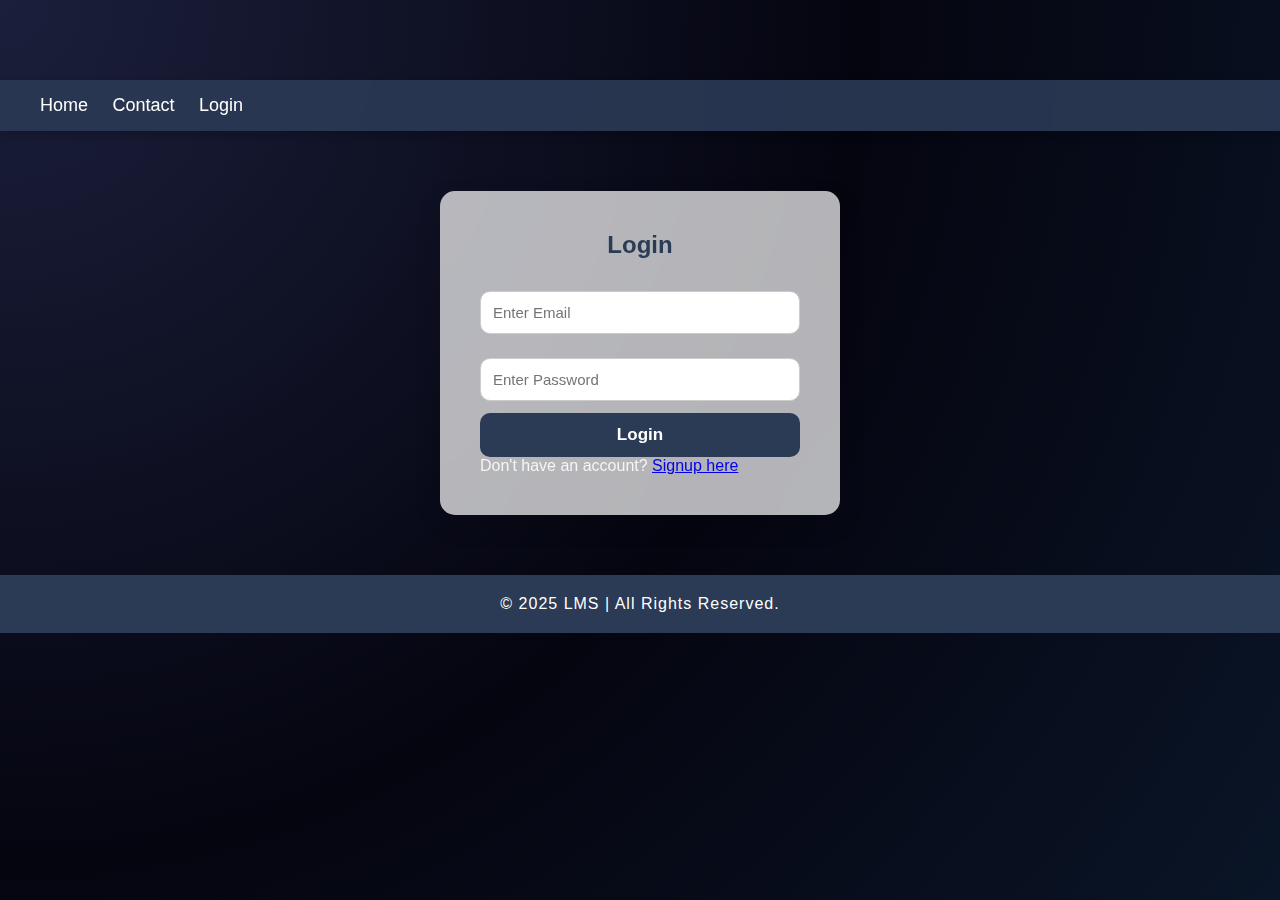
<file: login.html>
<!DOCTYPE html>
<html lang="en">
<head>
    <meta charset="UTF-8">
    <meta name="viewport" content="width=device-width, initial-scale=1.0">
    <title>LMS - Login</title>
    <link rel="stylesheet" href="styles.css">
</head>
<body>

<nav>
    <a href="home.html">Home</a>
    <a href="contact.html">Contact</a>
    <a href="login.html">Login</a>
</nav>

<div class="container">
    <h2>Login</h2>

    <!-- Redirect on Login -->
    <form onsubmit="event.preventDefault(); window.location.href='dashboard.html';">
        <input type="email" placeholder="Enter Email" required>
        <input type="password" placeholder="Enter Password" required>
        <button type="submit">Login</button>
    </form>

    <p>Don't have an account? <a href="signup.html">Signup here</a></p>
</div>

<footer>
    <p>© 2025 LMS | All Rights Reserved.</p>
</footer>

</body>
</html>
</file>
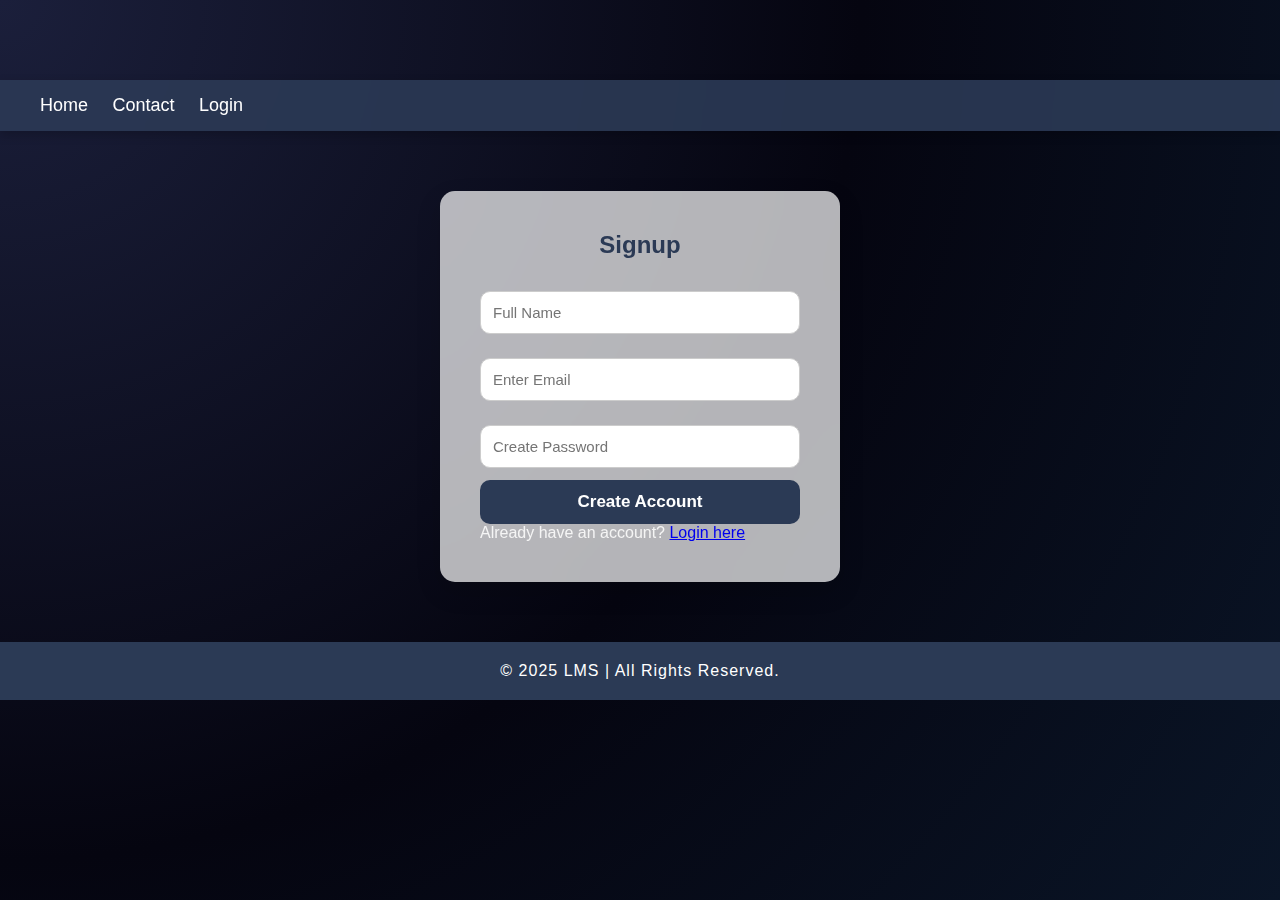
<file: signup.html>
<!DOCTYPE html>
<html lang="en">
<head>
    <meta charset="UTF-8">
    <meta name="viewport" content="width=device-width, initial-scale=1.0">
    <title>LMS - Signup</title>
    <link rel="stylesheet" href="styles.css">
</head>
<body>

<nav>
    <a href="home.html">Home</a>
    <a href="contact.html">Contact</a>
    <a href="login.html">Login</a>
</nav>

<div class="container">
    <h2>Signup</h2>

    <!-- Redirect on Signup -->
    <form onsubmit="event.preventDefault(); window.location.href='login.html';">
        <input type="text" placeholder="Full Name" required>
        <input type="email" placeholder="Enter Email" required>
        <input type="password" placeholder="Create Password" required>
        <button type="submit">Create Account</button>
    </form>

    <p>Already have an account? <a href="login.html">Login here</a></p>
</div>

<footer>
    <p>© 2025 LMS | All Rights Reserved.</p>
</footer>

</body>
</html>
</file>
<file: style.css>
* {
    margin: 0;
    padding: 0;
    box-sizing: border-box;
    scroll-behavior: smooth;
    font-family: "Poppins", sans-serif;
}

body {
    min-height: 100vh;
    background: radial-gradient(circle at top left, #1b1f3b, #050510 55%, #0a1527);
    color: #f5f5f5;
    position: relative;
    padding-top: 80px; /* space for navbar */
}

/* ===== Background blobs ===== */
.bg-blob {
    position: fixed;
    border-radius: 50%;
    filter: blur(80px);
    opacity: 0.6;
    z-index: -2;
}

.blob-1 {
    width: 350px;
    height: 350px;
    background: #ff4d6d;
    top: -80px;
    left: -40px;
}

.blob-2 {
    width: 400px;
    height: 400px;
    background: #4f46e5;
    bottom: -120px;
    right: -40px;
}

.blob-3 {
    width: 280px;
    height: 280px;
    background: #22c1c3;
    top: 40%;
    left: 60%;
}

/* ===== Navbar ===== */
.navbar {
    position: fixed;
    top: 0;
    left: 0;
    width: 100%;
    height: 70px;
    background: rgba(5, 7, 32, 0.8);
    backdrop-filter: blur(18px);
    -webkit-backdrop-filter: blur(18px);
    display: flex;
    align-items: center;
    justify-content: space-between;
    padding: 0 40px;
    z-index: 1000;
    border-bottom: 1px solid rgba(255, 255, 255, 0.08);
}

.nav-logo {
    font-size: 1.4rem;
    font-weight: 700;
}

.nav-links {
    list-style: none;
    display: flex;
    gap: 22px;
}

.nav-links a {
    color: #f5f5f5;
    text-decoration: none;
    font-size: 0.95rem;
    font-weight: 500;
    position: relative;
}

.nav-links a::after {
    content: "";
    position: absolute;
    left: 0;
    bottom: -4px;
    width: 0;
    height: 2px;
    background: linear-gradient(90deg, #ff4d6d, #ffd166);
    transition: width 0.3s ease;
}

.nav-links a:hover::after {
    width: 100%;
}

/* ===== Glass Card ===== */
.glass-card {
    background: rgba(255, 255, 255, 0.06);
    border-radius: 18px;
    border: 1px solid rgba(255, 255, 255, 0.18);
    backdrop-filter: blur(18px);
    -webkit-backdrop-filter: blur(18px);
    box-shadow: 0 18px 45px rgba(0, 0, 0, 0.45);
}

/* ===== Hero Section ===== */
.hero-section {
    display: flex;
    justify-content: center;
    align-items: center;
    padding: 80px 24px 40px;
}

.hero-content {
    max-width: 900px;
    padding: 40px 32px;
    text-align: left;
    animation: float-in 0.9s ease-out both;
}

.hero-tag {
    text-transform: uppercase;
    letter-spacing: 2px;
    font-size: 0.8rem;
    color: #cbd5f5;
    margin-bottom: 12px;
}

.hero-content h1 {
    font-size: 2.6rem;
    margin-bottom: 10px;
}

.hero-content h1 span {
    background: linear-gradient(90deg, #ff4d6d, #ffd166);
    -webkit-background-clip: text;
    background-clip: text;
    color: transparent;
}

.hero-subtitle {
    font-size: 1rem;
    line-height: 1.7;
    color: #d1d5db;
    margin-bottom: 20px;
}

.hero-buttons {
    display: flex;
    gap: 14px;
    margin-bottom: 25px;
}

.btn {
    padding: 10px 22px;
    border-radius: 999px;
    font-size: 0.95rem;
    font-weight: 600;
    border: none;
    cursor: pointer;
    text-decoration: none;
    display: inline-block;
}

.primary-btn {
    background: linear-gradient(90deg, #ff4d6d, #ffd166);
    color: #050510;
}

.outline-btn {
    border: 1px solid rgba(255, 255, 255, 0.6);
    color: #f9fafb;
    background: transparent;
}

.primary-btn:hover {
    transform: translateY(-1px);
    box-shadow: 0 10px 25px rgba(0, 0, 0, 0.35);
}

.outline-btn:hover {
    background: rgba(255, 255, 255, 0.08);
}

.hero-stats {
    display: flex;
    gap: 20px;
    flex-wrap: wrap;
    margin-bottom: 15px;
}

.stat h3 {
    font-size: 1.4rem;
}

.stat p {
    font-size: 0.8rem;
    color: #cbd5f5;
}

.hero-chat-hint {
    font-size: 0.85rem;
    color: #e5e7eb;
}

/* ===== Sections ===== */
.section {
    padding: 40px 24px;
    max-width: 1100px;
    margin: 0 auto;
}

.section-title {
    font-size: 1.8rem;
    margin-bottom: 18px;
    text-align: center;
}

.section-content {
    padding: 24px 26px;
    line-height: 1.7;
    font-size: 0.98rem;
    color: #e5e7eb;
}

/* About */
.about-card p + p {
    margin-top: 10px;
}

/* Cards grid */
.cards-grid {
    display: grid;
    grid-template-columns: repeat(auto-fit, minmax(260px, 1fr));
    gap: 20px;
}

/* Education cards */
.edu-card {
    padding: 20px 22px;
}

.edu-inst {
    font-size: 0.95rem;
    color: #e5e7eb;
    margin: 4px 0;
}

.edu-meta {
    font-size: 0.85rem;
    color: #9ca3af;
}

/* Skills */
.skills-wrapper {
    padding: 22px 24px;
}

.skills-group {
    margin-bottom: 16px;
}

.skills-group h3 {
    font-size: 1rem;
    margin-bottom: 8px;
}

.skill-chips {
    display: flex;
    flex-wrap: wrap;
    gap: 10px;
}

.skill-chips span {
    padding: 6px 12px;
    border-radius: 999px;
    background: rgba(255, 255, 255, 0.08);
    border: 1px solid rgba(255, 255, 255, 0.15);
    font-size: 0.85rem;
}

/* Projects */
.project-card {
    padding: 20px 22px;
    font-size: 0.95rem;
}

.project-date {
    font-size: 0.8rem;
    color: #9ca3af;
    margin-bottom: 8px;
}

/* Coding & Certs */
.coding-card, .cert-card {
    padding: 20px 22px;
    font-size: 0.9rem;
}

.cert-card ul {
    list-style: disc;
    margin-left: 18px;
    line-height: 1.7;
}

/* Contact */
.contact-card {
    padding: 20px 22px;
    font-size: 0.95rem;
    line-height: 1.8;
}

.contact-card a {
    color: #ffd166;
    text-decoration: none;
}

.contact-card a:hover {
    text-decoration: underline;
}

/* Footer */
.footer {
    text-align: center;
    padding: 14px;
    font-size: 0.8rem;
    color: #d1d5db;
    background: rgba(5, 7, 32, 0.9);
    border-top: 1px solid rgba(255, 255, 255, 0.08);
}

/* ===== Animations ===== */
@keyframes float-in {
    from {
        opacity: 0;
        transform: translateY(20px);
    }
    to {
        opacity: 1;
        transform: translateY(0);
    }
}

/* ===== Responsive ===== */
@media (max-width: 768px) {
    .navbar {
        padding: 0 18px;
    }

    .nav-links {
        display: none; /* simple version; you can add a hamburger later */
    }

    .hero-section {
        padding-top: 40px;
    }

    .hero-content {
        padding: 24px 18px;
    }

    .hero-content h1 {
        font-size: 2.1rem;
    }
}
</file>
<file: styles.css>
/* ===============================
   GLOBAL STYLES
================================ */
* {
    margin: 0;
    padding: 0;
    box-sizing: border-box;
    font-family: "Poppins", sans-serif;
}

body {
    background: linear-gradient(to bottom right, #dfe9f3, #ffffff);
    min-height: 100vh;
}

/* ===============================
   NAVBAR
================================ */
nav {
    background: rgba(43, 58, 85, 0.9);
    padding: 15px 40px;
    backdrop-filter: blur(10px);
    box-shadow: 0 4px 10px rgba(0,0,0,0.2);
    position: sticky;
    top: 0;
}

nav a {
    color: #fff;
    margin-right: 20px;
    text-decoration: none;
    font-size: 18px;
    font-weight: 500;
    transition: 0.3s;
}

nav a:hover {
    color: #ffdd57;
}

/* ===============================
   HEADER
================================ */
.header {
    text-align: center;
    padding: 70px 20px;
}

.header h1 {
    font-size: 50px;
    color: #2b3a55;
    letter-spacing: 1px;
}

.header p {
    font-size: 20px;
    color: #444;
}

/* ===============================
   FORM CONTAINERS (Login/Signup)
================================ */
.container {
    width: 400px;
    margin: 60px auto;
    padding: 40px;
    background: rgba(255, 255, 255, 0.7);
    border-radius: 15px;
    backdrop-filter: blur(20px);
    box-shadow: 0 10px 25px rgba(0,0,0,0.15);
    animation: fadeIn 0.8s ease-in-out;
}

.container h2 {
    text-align: center;
    margin-bottom: 20px;
    color: #2b3a55;
}

/* Inputs */
input, textarea {
    width: 100%;
    padding: 12px;
    margin: 12px 0;
    border-radius: 10px;
    border: 1px solid #ccc;
    outline: none;
    font-size: 15px;
    transition: 0.3s;
}

input:focus, textarea:focus {
    border-color: #2b3a55;
    box-shadow: 0 0 8px rgba(43,58,85,0.4);
}

/* Submit Button */
button {
    width: 100%;
    padding: 12px;
    background: #2b3a55;
    color: white;
    border: none;
    border-radius: 10px;
    cursor: pointer;
    font-size: 17px;
    font-weight: bold;
    transition: 0.3s;
}

button:hover {
    background: #445b7c;
    transform: translateY(-2px);
}

/* ===============================
   DASHBOARD CARDS
================================ */
.dashboard {
    display: flex;
    justify-content: center;
    flex-wrap: wrap;
    gap: 30px;
    padding: 40px;
}

.card {
    width: 260px;
    padding: 25px;
    background: rgba(255,255,255,0.75);
    border-radius: 15px;
    text-align: center;
    box-shadow: 0 8px 20px rgba(0,0,0,0.15);
    transition: 0.3s ease-in-out;
    backdrop-filter: blur(15px);
}

.card:hover {
    transform: translateY(-10px);
    box-shadow: 0px 12px 28px rgba(0,0,0,0.25);
}

.card h3 {
    color: #2b3a55;
    margin-bottom: 10px;
}

/* ===============================
   COURSE CARDS
================================ */
.course-container {
    display: flex;
    flex-wrap: wrap;
    justify-content: center;
    padding: 40px;
    gap: 25px;
}

.course {
    width: 280px;
    background: rgba(255,255,255,0.75);
    padding: 25px;
    border-radius: 15px;
    box-shadow: 0 8px 20px rgba(0,0,0,0.15);
    transition: 0.3s ease-in-out;
    backdrop-filter: blur(15px);
}

.course:hover {
    transform: translateY(-8px);
    box-shadow: 0px 12px 28px rgba(0,0,0,0.25);
}

.course h3 {
    color: #2b3a55;
    font-size: 22px;
}

/* ===============================
   FOOTER
================================ */
footer {
    background: #2b3a55;
    color: #fff;
    text-align: center;
    padding: 20px;
    margin-top: 50px;
    font-size: 16px;
    letter-spacing: 1px;
}

/* ===============================
   ANIMATIONS
================================ */
@keyframes fadeIn {
    from {
        opacity: 0;
        transform: translateY(20px);
    }
    to {
        opacity: 1;
        transform: translateY(0);
    }
}
* {
    margin: 0;
    padding: 0;
    box-sizing: border-box;
    scroll-behavior: smooth;
    font-family: "Poppins", sans-serif;
}

body {
    min-height: 100vh;
    background: radial-gradient(circle at top left, #1b1f3b, #050510 55%, #0a1527);
    color: #f5f5f5;
    position: relative;
    padding-top: 80px; /* space for navbar */
}

/* ===== Background blobs ===== */
.bg-blob {
    position: fixed;
    border-radius: 50%;
    filter: blur(80px);
    opacity: 0.6;
    z-index: -2;
}

.blob-1 {
    width: 350px;
    height: 350px;
    background: #ff4d6d;
    top: -80px;
    left: -40px;
}

.blob-2 {
    width: 400px;
    height: 400px;
    background: #4f46e5;
    bottom: -120px;
    right: -40px;
}

.blob-3 {
    width: 280px;
    height: 280px;
    background: #22c1c3;
    top: 40%;
    left: 60%;
}

/* ===== Navbar ===== */
.navbar {
    position: fixed;
    top: 0;
    left: 0;
    width: 100%;
    height: 70px;
    background: rgba(5, 7, 32, 0.8);
    backdrop-filter: blur(18px);
    -webkit-backdrop-filter: blur(18px);
    display: flex;
    align-items: center;
    justify-content: space-between;
    padding: 0 40px;
    z-index: 1000;
    border-bottom: 1px solid rgba(255, 255, 255, 0.08);
}

.nav-logo {
    font-size: 1.4rem;
    font-weight: 700;
}

.nav-links {
    list-style: none;
    display: flex;
    gap: 22px;
}

.nav-links a {
    color: #f5f5f5;
    text-decoration: none;
    font-size: 0.95rem;
    font-weight: 500;
    position: relative;
}

.nav-links a::after {
    content: "";
    position: absolute;
    left: 0;
    bottom: -4px;
    width: 0;
    height: 2px;
    background: linear-gradient(90deg, #ff4d6d, #ffd166);
    transition: width 0.3s ease;
}

.nav-links a:hover::after {
    width: 100%;
}

/* ===== Glass Card ===== */
.glass-card {
    background: rgba(255, 255, 255, 0.06);
    border-radius: 18px;
    border: 1px solid rgba(255, 255, 255, 0.18);
    backdrop-filter: blur(18px);
    -webkit-backdrop-filter: blur(18px);
    box-shadow: 0 18px 45px rgba(0, 0, 0, 0.45);
}

/* ===== Hero Section ===== */
.hero-section {
    display: flex;
    justify-content: center;
    align-items: center;
    padding: 80px 24px 40px;
}

.hero-content {
    max-width: 900px;
    padding: 40px 32px;
    text-align: left;
    animation: float-in 0.9s ease-out both;
}

.hero-tag {
    text-transform: uppercase;
    letter-spacing: 2px;
    font-size: 0.8rem;
    color: #cbd5f5;
    margin-bottom: 12px;
}

.hero-content h1 {
    font-size: 2.6rem;
    margin-bottom: 10px;
}

.hero-content h1 span {
    background: linear-gradient(90deg, #ff4d6d, #ffd166);
    -webkit-background-clip: text;
    background-clip: text;
    color: transparent;
}

.hero-subtitle {
    font-size: 1rem;
    line-height: 1.7;
    color: #d1d5db;
    margin-bottom: 20px;
}

.hero-buttons {
    display: flex;
    gap: 14px;
    margin-bottom: 25px;
}

.btn {
    padding: 10px 22px;
    border-radius: 999px;
    font-size: 0.95rem;
    font-weight: 600;
    border: none;
    cursor: pointer;
    text-decoration: none;
    display: inline-block;
}

.primary-btn {
    background: linear-gradient(90deg, #ff4d6d, #ffd166);
    color: #050510;
}

.outline-btn {
    border: 1px solid rgba(255, 255, 255, 0.6);
    color: #f9fafb;
    background: transparent;
}

.primary-btn:hover {
    transform: translateY(-1px);
    box-shadow: 0 10px 25px rgba(0, 0, 0, 0.35);
}

.outline-btn:hover {
    background: rgba(255, 255, 255, 0.08);
}

.hero-stats {
    display: flex;
    gap: 20px;
    flex-wrap: wrap;
    margin-bottom: 15px;
}

.stat h3 {
    font-size: 1.4rem;
}

.stat p {
    font-size: 0.8rem;
    color: #cbd5f5;
}

.hero-chat-hint {
    font-size: 0.85rem;
    color: #e5e7eb;
}

/* ===== Sections ===== */
.section {
    padding: 40px 24px;
    max-width: 1100px;
    margin: 0 auto;
}

.section-title {
    font-size: 1.8rem;
    margin-bottom: 18px;
    text-align: center;
}

.section-content {
    padding: 24px 26px;
    line-height: 1.7;
    font-size: 0.98rem;
    color: #e5e7eb;
}

/* About */
.about-card p + p {
    margin-top: 10px;
}

/* Cards grid */
.cards-grid {
    display: grid;
    grid-template-columns: repeat(auto-fit, minmax(260px, 1fr));
    gap: 20px;
}

/* Education cards */
.edu-card {
    padding: 20px 22px;
}

.edu-inst {
    font-size: 0.95rem;
    color: #e5e7eb;
    margin: 4px 0;
}

.edu-meta {
    font-size: 0.85rem;
    color: #9ca3af;
}

/* Skills */
.skills-wrapper {
    padding: 22px 24px;
}

.skills-group {
    margin-bottom: 16px;
}

.skills-group h3 {
    font-size: 1rem;
    margin-bottom: 8px;
}

.skill-chips {
    display: flex;
    flex-wrap: wrap;
    gap: 10px;
}

.skill-chips span {
    padding: 6px 12px;
    border-radius: 999px;
    background: rgba(255, 255, 255, 0.08);
    border: 1px solid rgba(255, 255, 255, 0.15);
    font-size: 0.85rem;
}

/* Projects */
.project-card {
    padding: 20px 22px;
    font-size: 0.95rem;
}

.project-date {
    font-size: 0.8rem;
    color: #9ca3af;
    margin-bottom: 8px;
}

/* Coding & Certs */
.coding-card, .cert-card {
    padding: 20px 22px;
    font-size: 0.9rem;
}

.cert-card ul {
    list-style: disc;
    margin-left: 18px;
    line-height: 1.7;
}

/* Contact */
.contact-card {
    padding: 20px 22px;
    font-size: 0.95rem;
    line-height: 1.8;
}

.contact-card a {
    color: #ffd166;
    text-decoration: none;
}

.contact-card a:hover {
    text-decoration: underline;
}

/* Footer */
.footer {
    text-align: center;
    padding: 14px;
    font-size: 0.8rem;
    color: #d1d5db;
    background: rgba(5, 7, 32, 0.9);
    border-top: 1px solid rgba(255, 255, 255, 0.08);
}

/* ===== Animations ===== */
@keyframes float-in {
    from {
        opacity: 0;
        transform: translateY(20px);
    }
    to {
        opacity: 1;
        transform: translateY(0);
    }
}

/* ===== Responsive ===== */
@media (max-width: 768px) {
    .navbar {
        padding: 0 18px;
    }

    .nav-links {
        display: none; /* simple version; you can add a hamburger later */
    }

    .hero-section {
        padding-top: 40px;
    }

    .hero-content {
        padding: 24px 18px;
    }

    .hero-content h1 {
        font-size: 2.1rem;
    }
}
</file>
